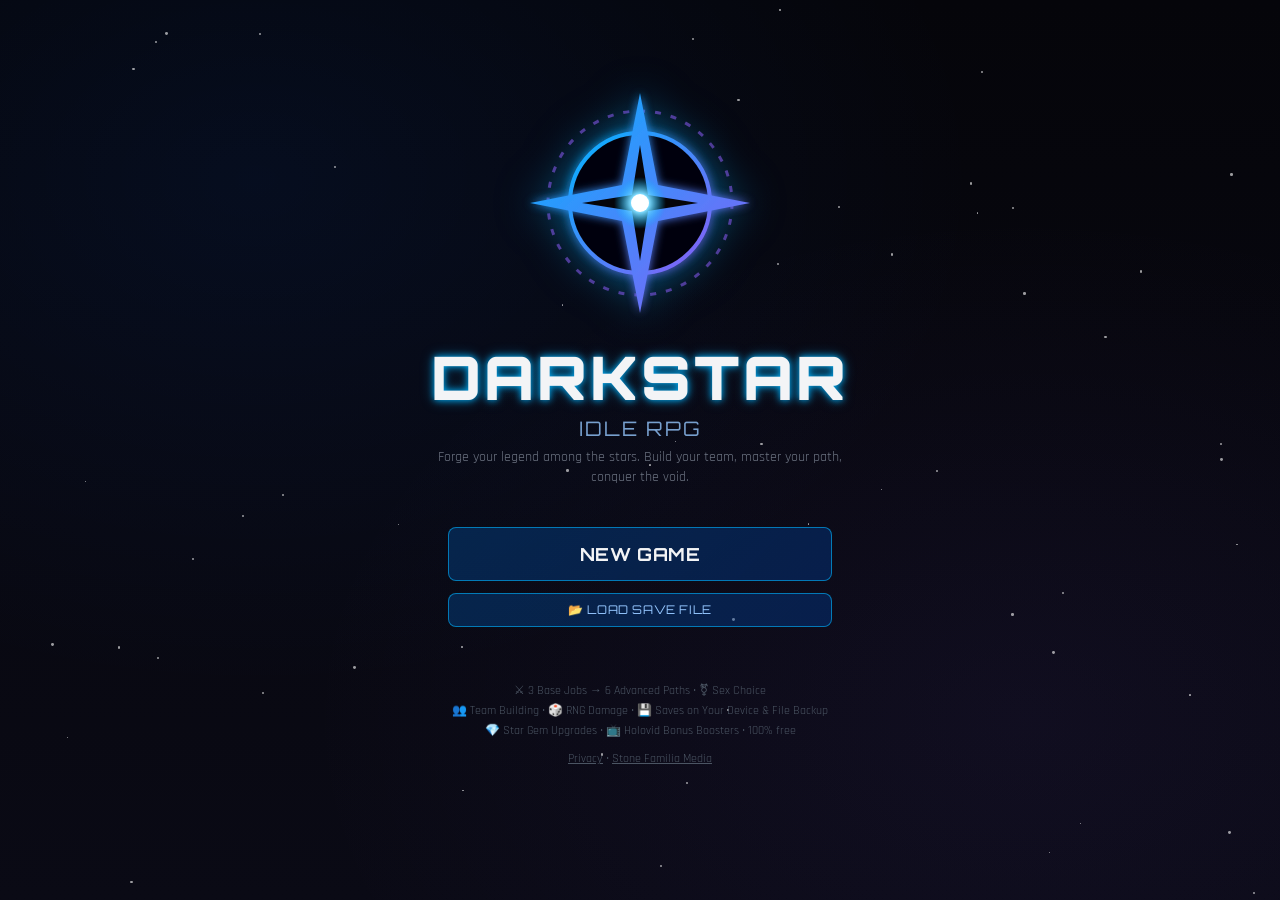
<file: index.html>
<!DOCTYPE html>
<html lang="en">
<head>
<meta charset="UTF-8">
<meta name="viewport" content="width=device-width, initial-scale=1.0, viewport-fit=cover">
<title>DARKSTAR Idle RPG: Free Sci-Fi Idle Game in Your Browser</title>
<meta name="description" content="DARKSTAR is a free sci-fi idle RPG you play in your browser. Build a squad, choose from 3 jobs and 6 advanced paths, beat bosses and Ascend. No download, no account, saves on your device.">
<meta name="keywords" content="idle RPG, free browser game, sci-fi RPG, idle game, incremental game, auto battler, play online, no download">
<meta name="author" content="Stone Familia Media">
<meta name="robots" content="index, follow, max-image-preview:large">
<link rel="canonical" href="https://jazstone69.github.io/darkstar/">
<meta name="theme-color" content="#05050a">
<meta name="apple-mobile-web-app-capable" content="yes">
<meta name="mobile-web-app-capable" content="yes">
<meta name="apple-mobile-web-app-status-bar-style" content="black-translucent">
<meta name="apple-mobile-web-app-title" content="DARKSTAR">
<!-- Share previews (Facebook, iMessage, Discord, LinkedIn, TikTok bio links) -->
<meta property="og:type" content="website">
<meta property="og:site_name" content="Stone Familia Media">
<meta property="og:url" content="https://jazstone69.github.io/darkstar/">
<meta property="og:title" content="DARKSTAR Idle RPG: free sci-fi idle game">
<meta property="og:description" content="Build your squad, master your path, conquer the void. Free to play in your browser, no download.">
<meta property="og:image" content="https://jazstone69.github.io/darkstar/og-image.png">
<meta property="og:image:width" content="1200">
<meta property="og:image:height" content="630">
<meta property="og:image:alt" content="DARKSTAR Idle RPG logo and title on a starry background">
<meta name="twitter:card" content="summary_large_image">
<meta name="twitter:title" content="DARKSTAR Idle RPG: free sci-fi idle game">
<meta name="twitter:description" content="Build your squad, master your path, conquer the void. Free to play in your browser.">
<meta name="twitter:image" content="https://jazstone69.github.io/darkstar/og-image.png">
<!-- Tells Google this page is a free browser game -->
<script type="application/ld+json">
{
  "@context": "https://schema.org",
  "@type": "VideoGame",
  "name": "DARKSTAR Idle RPG",
  "url": "https://jazstone69.github.io/darkstar/",
  "image": "https://jazstone69.github.io/darkstar/og-image.png",
  "description": "A free sci-fi idle RPG you play in your browser. Build a squad, choose from 3 jobs and 6 advanced paths, beat bosses and Ascend for permanent power.",
  "genre": ["Idle", "RPG", "Science fiction"],
  "gamePlatform": ["Web browser", "iPhone", "iPad", "Android", "PC", "Mac"],
  "applicationCategory": "Game",
  "operatingSystem": "Any",
  "playMode": "SinglePlayer",
  "inLanguage": "en",
  "isAccessibleForFree": true,
  "offers": { "@type": "Offer", "price": "0", "priceCurrency": "USD" },
  "author": { "@type": "Organization", "name": "Stone Familia Media", "url": "https://www.stonefamiliamedia.com/" },
  "publisher": { "@type": "Organization", "name": "Stone Familia Media", "url": "https://www.stonefamiliamedia.com/" }
}
</script>
<link rel="icon" href="logo.svg" type="image/svg+xml">
<link rel="apple-touch-icon" href="icon-180.png">
<link rel="manifest" href="manifest.webmanifest">
<link rel="stylesheet" href="tailwind.css">
<style>
  @import url('https://fonts.googleapis.com/css2?family=Orbitron:wght@400;700;900&family=Rajdhani:wght@400;600;700&display=swap');
  :root {
    --neon-blue: #00b4ff;
    --neon-purple: #8b5cf6;
    --dark-bg: #05050a;
  }
  * { box-sizing: border-box; }
  body {
    font-family: 'Rajdhani', sans-serif;
    background: var(--dark-bg);
    background-image: 
      radial-gradient(ellipse at 20% 20%, rgba(0,100,255,0.08) 0%, transparent 50%),
      radial-gradient(ellipse at 80% 80%, rgba(139,92,246,0.06) 0%, transparent 50%),
      linear-gradient(180deg, #05050a 0%, #0a0a15 100%);
    min-height: 100vh;
    overflow-x: hidden;
  }
  .font-orbitron { font-family: 'Orbitron', sans-serif; }
  .neon-text { text-shadow: 0 0 7px var(--neon-blue), 0 0 14px rgba(0,180,255,0.4); }
  .neon-text-gold { text-shadow: 0 0 7px #fbbf24, 0 0 14px rgba(251,191,36,0.4); }
  .neon-border {
    border: 1px solid rgba(0,180,255,0.4);
    box-shadow: 0 0 15px rgba(0,180,255,0.15), inset 0 0 15px rgba(0,180,255,0.05);
  }
  .neon-border-purple {
    border: 1px solid rgba(139,92,246,0.5);
    box-shadow: 0 0 15px rgba(139,92,246,0.2);
  }
  .neon-border-gold {
    border: 1px solid rgba(251,191,36,0.5);
    box-shadow: 0 0 15px rgba(251,191,36,0.18), inset 0 0 15px rgba(251,191,36,0.05);
  }
  .card {
    background: linear-gradient(145deg, rgba(15,15,30,0.95), rgba(10,10,25,0.98));
    border-radius: 12px;
  }
  .btn-neon {
    background: linear-gradient(135deg, rgba(0,100,200,0.3), rgba(0,60,150,0.4));
    border: 1px solid rgba(0,180,255,0.6);
    transition: all 0.25s ease;
    position: relative;
    overflow: hidden;
  }
  .btn-neon:hover {
    background: linear-gradient(135deg, rgba(0,140,255,0.5), rgba(0,100,220,0.6));
    box-shadow: 0 0 20px rgba(0,180,255,0.4);
    transform: translateY(-1px);
  }
  .btn-neon:active { transform: scale(0.97); }
  .btn-purple {
    background: linear-gradient(135deg, rgba(100,50,180,0.3), rgba(80,30,150,0.4));
    border: 1px solid rgba(139,92,246,0.6);
    transition: all 0.25s ease;
  }
  .btn-purple:hover {
    background: linear-gradient(135deg, rgba(139,92,246,0.5), rgba(100,50,200,0.6));
    box-shadow: 0 0 20px rgba(139,92,246,0.4);
    transform: translateY(-1px);
  }
  .btn-green {
    background: linear-gradient(135deg, rgba(0,150,80,0.3), rgba(0,100,60,0.4));
    border: 1px solid rgba(0,255,150,0.5);
    transition: all 0.25s ease;
  }
  .btn-green:hover {
    background: linear-gradient(135deg, rgba(0,200,100,0.5), rgba(0,150,80,0.6));
    box-shadow: 0 0 20px rgba(0,255,150,0.3);
    transform: translateY(-1px);
  }
  .btn-red {
    background: linear-gradient(135deg, rgba(180,30,50,0.3), rgba(120,20,40,0.4));
    border: 1px solid rgba(255,50,80,0.5);
    transition: all 0.25s ease;
  }
  .btn-red:hover {
    background: linear-gradient(135deg, rgba(220,40,70,0.5), rgba(180,30,50,0.6));
    box-shadow: 0 0 20px rgba(255,50,80,0.3);
  }
  .btn-gold {
    background: linear-gradient(135deg, rgba(200,140,0,0.35), rgba(150,90,0,0.45));
    border: 1px solid rgba(251,191,36,0.65);
    transition: all 0.25s ease;
  }
  .btn-gold:hover {
    background: linear-gradient(135deg, rgba(245,180,20,0.55), rgba(200,120,0,0.65));
    box-shadow: 0 0 20px rgba(251,191,36,0.4);
    transform: translateY(-1px);
  }
  .hp-bar {
    background: linear-gradient(90deg, #1a1a2e, #0f0f1a);
    border-radius: 4px;
    overflow: hidden;
    height: 8px;
  }
  .hp-fill {
    height: 100%;
    background: linear-gradient(90deg, #00ff88, #00cc66);
    transition: width 0.4s ease;
    border-radius: 4px;
  }
  .hp-fill.low { background: linear-gradient(90deg, #ff4444, #cc2222); }
  .hp-fill.mid { background: linear-gradient(90deg, #ffaa00, #ff8800); }
  .exp-fill {
    height: 100%;
    background: linear-gradient(90deg, #00b4ff, #0088cc);
    transition: width 0.5s ease;
    border-radius: 4px;
  }
  .log-entry {
    animation: fadeSlideIn 0.3s ease;
  }
  @keyframes fadeSlideIn {
    from { opacity: 0; transform: translateY(8px); }
    to { opacity: 1; transform: translateY(0); }
  }
  @keyframes pulse-glow {
    0%, 100% { box-shadow: 0 0 10px rgba(0,180,255,0.3); }
    50% { box-shadow: 0 0 25px rgba(0,180,255,0.6); }
  }
  .pulse-glow { animation: pulse-glow 2s infinite; }
  @keyframes float {
    0%, 100% { transform: translateY(0); }
    50% { transform: translateY(-6px); }
  }
  .float { animation: float 3s ease-in-out infinite; }
  @keyframes damage-flash {
    0% { background-color: rgba(255,50,50,0.3); }
    100% { background-color: transparent; }
  }
  .dmg-flash { animation: damage-flash 0.4s ease; }
  @keyframes levelup {
    0% { transform: scale(1); }
    50% { transform: scale(1.05); filter: brightness(1.5); }
    100% { transform: scale(1); }
  }
  .levelup-anim { animation: levelup 0.6s ease; }
  .star-bg {
    position: fixed;
    inset: 0;
    pointer-events: none;
    overflow: hidden;
    z-index: 0;
  }
  .star {
    position: absolute;
    width: 2px;
    height: 2px;
    background: white;
    border-radius: 50%;
    opacity: 0.6;
    animation: twinkle var(--dur) ease-in-out infinite;
  }
  @keyframes twinkle {
    0%, 100% { opacity: 0.2; }
    50% { opacity: 0.9; }
  }
  #battle-log {
    scrollbar-width: thin;
    scrollbar-color: rgba(0,180,255,0.3) transparent;
  }
  #battle-log::-webkit-scrollbar { width: 4px; }
  #battle-log::-webkit-scrollbar-thumb { background: rgba(0,180,255,0.4); border-radius: 2px; }
  .job-card.selected {
    border-color: #00b4ff !important;
    box-shadow: 0 0 20px rgba(0,180,255,0.4);
    background: rgba(0,80,160,0.2);
  }
  .gender-btn.selected {
    border-color: #00b4ff !important;
    background: rgba(0,100,200,0.4);
  }
  .char-card.active-party {
    border-color: #00ff88 !important;
    box-shadow: 0 0 12px rgba(0,255,136,0.3);
  }
  .screen { display: none; }
  .screen.active { display: block; }
  .modal-overlay {
    background: rgba(0,0,0,0.85);
    backdrop-filter: blur(6px);
  }
  input, select {
    background: rgba(10,10,30,0.8);
    border: 1px solid rgba(0,180,255,0.3);
    color: white;
    outline: none;
  }
  input:focus, select:focus {
    border-color: #00b4ff;
    box-shadow: 0 0 10px rgba(0,180,255,0.3);
  }
  .tab-btn.active {
    background: linear-gradient(135deg, rgba(0,140,255,0.4), rgba(0,90,200,0.5));
    border-color: #00b4ff;
    color: #fff;
  }
  @keyframes scanline {
    0% { transform: translateY(-100%); }
    100% { transform: translateY(400%); }
  }
  .ad-scanline {
    position: absolute;
    left: 0;
    right: 0;
    height: 30px;
    background: linear-gradient(180deg, transparent, rgba(0,180,255,0.18), transparent);
    animation: scanline 2.2s linear infinite;
    pointer-events: none;
  }
  @media (max-width: 768px) {
    .grid-stats { grid-template-columns: 1fr 1fr; }
  }
</style>
</head>
<body class="text-gray-100">
<div class="star-bg" id="stars"></div>

<div id="app" class="relative z-10 max-w-6xl mx-auto px-3 py-4 min-h-screen">

  <!-- START SCREEN -->
  <div id="start-screen" class="screen active">
    <div class="flex flex-col items-center justify-center min-h-[90vh] text-center">
      <img src="logo.svg" alt="DARKSTAR" class="w-48 md:w-64 h-auto float mb-4 drop-shadow-2xl" style="filter: drop-shadow(0 0 20px rgba(0,180,255,0.5));">
      <h1 class="font-orbitron text-4xl md:text-6xl font-black neon-text tracking-wider mb-2">DARKSTAR</h1>
      <p class="text-blue-300/80 text-lg md:text-xl tracking-widest mb-1 font-orbitron">IDLE RPG</p>
      <p class="text-gray-500 text-sm mb-10 max-w-md">Forge your legend among the stars. Build your team, master your path, conquer the void.</p>
      
      <div class="flex flex-col sm:flex-row gap-4 w-full max-w-sm">
        <button onclick="startNewGame()" class="btn-neon font-orbitron font-bold py-3 px-8 rounded-lg text-lg flex-1 tracking-wide">NEW GAME</button>
        <button id="continue-btn" onclick="loadGame()" class="btn-purple font-orbitron font-bold py-3 px-8 rounded-lg text-lg flex-1 tracking-wide hidden">CONTINUE</button>
      </div>
      <div class="mt-3 w-full max-w-sm">
        <button onclick="triggerFileImport()" class="btn-neon w-full py-2 px-4 rounded-lg text-xs font-orbitron tracking-wider text-blue-300">📂 LOAD SAVE FILE</button>
        <input type="file" id="save-file-input" accept=".json,.dstar" class="hidden" onchange="handleFileImport(event)">
      </div>
      <p id="save-info" class="text-gray-600 text-xs mt-4"></p>

      <div class="mt-10 text-gray-600 text-xs space-y-1">
        <p>⚔ 3 Base Jobs → 6 Advanced Paths • ⚧ Sex Choice</p>
        <p>👥 Team Building • 🎲 RNG Damage • 💾 Saves on Your Device & File Backup</p>
        <p>💎 Star Gem Upgrades • 📺 Holovid Bonus Boosters • 100% free</p>
        <p class="pt-2"><a href="privacy.html" class="underline hover:text-gray-400">Privacy</a> • <a href="https://www.stonefamiliamedia.com/" target="_blank" rel="noopener" class="underline hover:text-gray-400">Stone Familia Media</a></p>
      </div>
    </div>
  </div>

  <!-- CREATION SCREEN -->
  <div id="creation-screen" class="screen">
    <div class="max-w-2xl mx-auto py-6">
      <div class="text-center mb-8">
        <img src="logo.svg" alt="Logo" class="w-20 h-auto mx-auto mb-3 opacity-80">
        <h2 class="font-orbitron text-2xl neon-text tracking-wide">CREATE YOUR LEGEND</h2>
      </div>

      <!-- Name -->
      <div class="card neon-border p-5 mb-4">
        <label class="block text-blue-300 text-sm font-semibold mb-2 tracking-wide">CALLSIGN</label>
        <input type="text" id="char-name" maxlength="16" placeholder="Enter name..." class="w-full px-4 py-3 rounded-lg text-lg font-orbitron" value="Nova">
      </div>

      <!-- Sex / Identity -->
      <div class="card neon-border p-5 mb-4">
        <label class="block text-blue-300 text-sm font-semibold mb-3 tracking-wide">SEX / IDENTITY</label>
        <div class="grid grid-cols-3 gap-3">
          <button onclick="selectGender('Male')" class="gender-btn btn-neon py-3 rounded-lg font-semibold" data-g="Male">♂ Male</button>
          <button onclick="selectGender('Female')" class="gender-btn btn-neon py-3 rounded-lg font-semibold" data-g="Female">♀ Female</button>
          <button onclick="selectGender('Other')" class="gender-btn btn-neon py-3 rounded-lg font-semibold" data-g="Other">⬡ Non-Binary</button>
        </div>
      </div>

      <!-- Job -->
      <div class="card neon-border p-5 mb-6">
        <label class="block text-blue-300 text-sm font-semibold mb-3 tracking-wide">CHOOSE YOUR PATH (3 BASE JOBS → 2 SUB-JOBS EACH)</label>
        <div class="grid gap-3" id="job-select">
          <div onclick="selectJob('warrior')" class="job-card card neon-border p-4 cursor-pointer hover:bg-blue-900/20 transition" data-job="warrior">
            <div class="flex items-center gap-3">
              <span class="text-3xl">⚔️</span>
              <div>
                <div class="font-orbitron font-bold text-lg text-blue-200">WARRIOR</div>
                <div class="text-gray-400 text-sm">Frontline fighter. High HP & Defense. Sub-jobs: <span class="text-blue-300">🛡️ Knight</span> or <span class="text-red-300">🪓 Berserker</span>.</div>
                <div class="text-xs text-blue-400/70 mt-1">HP ★★★★ | ATK ★★★ | DEF ★★★★ | SPD ★★</div>
              </div>
            </div>
          </div>
          <div onclick="selectJob('mage')" class="job-card card neon-border p-4 cursor-pointer hover:bg-blue-900/20 transition" data-job="mage">
            <div class="flex items-center gap-3">
              <span class="text-3xl">🔮</span>
              <div>
                <div class="font-orbitron font-bold text-lg text-purple-200">MAGE</div>
                <div class="text-gray-400 text-sm">Arcane powerhouse. Devastating magic. Sub-jobs: <span class="text-orange-300">🔥 Elementalist</span> or <span class="text-purple-300">💀 Necromancer</span>.</div>
                <div class="text-xs text-purple-400/70 mt-1">HP ★★ | ATK ★★★★★ | DEF ★★ | SPD ★★★</div>
              </div>
            </div>
          </div>
          <div onclick="selectJob('rogue')" class="job-card card neon-border p-4 cursor-pointer hover:bg-blue-900/20 transition" data-job="rogue">
            <div class="flex items-center gap-3">
              <span class="text-3xl">🗡️</span>
              <div>
                <div class="font-orbitron font-bold text-lg text-cyan-200">ROGUE</div>
                <div class="text-gray-400 text-sm">Shadow operative. Speed & crits. Sub-jobs: <span class="text-cyan-300">🥷 Assassin</span> or <span class="text-green-300">🏹 Ranger</span>.</div>
                <div class="text-xs text-cyan-400/70 mt-1">HP ★★★ | ATK ★★★★ | DEF ★★ | SPD ★★★★★</div>
              </div>
            </div>
          </div>
        </div>
      </div>

      <button onclick="confirmCreation()" id="create-btn" class="btn-green w-full font-orbitron font-bold py-4 rounded-lg text-xl tracking-wider opacity-50 pointer-events-none">BEGIN JOURNEY</button>
      <button onclick="showScreen('start-screen')" class="w-full mt-3 text-gray-500 hover:text-gray-300 py-2 text-sm">← Back</button>
    </div>
  </div>

  <!-- MAIN GAME SCREEN -->
  <div id="game-screen" class="screen">
    <!-- Header -->
    <div class="flex items-center justify-between mb-3 flex-wrap gap-2">
      <div class="flex items-center gap-3">
        <img src="logo.svg" alt="Logo" class="w-12 h-auto">
        <div>
          <div class="flex items-center gap-2">
            <span class="font-orbitron font-bold text-lg neon-text tracking-wide">DARKSTAR</span>
            <span id="vip-badge" class="hidden text-[10px] font-orbitron font-bold px-2 py-0.5 rounded bg-yellow-500/20 border border-yellow-400 text-yellow-300">👑 COMMANDER</span>
          </div>
          <div class="text-xs text-gray-500">Stage <span id="hud-stage">1</span> • <span id="hud-time">00:00</span></div>
        </div>
      </div>
      <div class="flex items-center gap-2 text-sm flex-wrap">
        <div class="card neon-border px-3 py-1.5 flex items-center gap-1.5" title="Gold">
          <span class="text-yellow-400">◈</span>
          <span id="hud-gold" class="font-orbitron font-bold text-yellow-300">0</span>
        </div>
        <div onclick="openPremiumStore()" class="card neon-border px-3 py-1.5 flex items-center gap-1.5 cursor-pointer hover:bg-blue-900/20 transition" title="Star Gems (tap to open Upgrades)">
          <span class="text-blue-400">◆</span>
          <span id="hud-gems" class="font-orbitron font-bold text-blue-300">0</span>
          <span class="text-xs text-green-400 font-bold ml-1">+</span>
        </div>
        <button onclick="openAdCenter()" class="btn-purple px-3 py-1.5 rounded text-xs font-bold flex items-center gap-1" title="Holovid Bonuses">
          📺 <span class="hidden sm:inline">BONUS</span><span id="ad-boost-indicator" class="hidden text-yellow-300">⚡</span>
        </button>
        <button onclick="openPremiumStore()" class="btn-gold px-3 py-1.5 rounded text-xs font-bold flex items-center gap-1" title="Star Gem Upgrades">
          💎 <span class="hidden sm:inline">UPGRADE</span>
        </button>
        <button onclick="openSaveManager()" class="btn-neon px-3 py-1.5 rounded text-xs font-bold" title="Save Manager">💾</button>
        <button onclick="toggleMute()" id="mute-btn" class="btn-neon px-3 py-1.5 rounded text-xs" title="Mute">🔊</button>
      </div>
    </div>

    <!-- Active Boosts Bar -->
    <div id="active-boosts-bar" class="hidden mb-3 card neon-border-purple px-3 py-2 flex items-center justify-between flex-wrap gap-2 text-xs">
      <div class="flex items-center gap-2 flex-wrap" id="boost-tags"></div>
      <button onclick="openAdCenter()" class="text-purple-300 hover:text-white underline text-xs">Extend Boosts →</button>
    </div>

    <div class="grid grid-cols-1 lg:grid-cols-3 gap-4">
      
      <!-- LEFT: Party -->
      <div class="lg:col-span-1 space-y-3">
        <div class="card neon-border p-4">
          <div class="flex items-center justify-between mb-3">
            <h3 class="font-orbitron font-bold text-sm tracking-wide text-blue-300">⚔ PARTY (<span id="party-count">1/3</span>)</h3>
            <button onclick="openRecruitModal()" class="btn-green text-xs px-2 py-1 rounded font-bold">+ RECRUIT</button>
          </div>
          <div id="party-list" class="space-y-2"></div>
        </div>

        <!-- Player detailed stats -->
        <div class="card neon-border p-4" id="selected-char-panel">
          <h3 class="font-orbitron font-bold text-sm tracking-wide text-blue-300 mb-3">📊 OPERATIVE STATS</h3>
          <div id="char-detail"></div>
        </div>
      </div>

      <!-- CENTER: Battle -->
      <div class="lg:col-span-1 space-y-3">
        <div class="card neon-border p-4">
          <div class="flex items-center justify-between mb-3">
            <h3 class="font-orbitron font-bold text-sm tracking-wide text-red-300">☠ COMBAT ZONE</h3>
            <div class="flex gap-1.5">
              <button id="speed-toggle" onclick="cycleSpeed()" class="btn-neon text-xs px-2 py-1 rounded font-bold" title="Combat Speed">1x</button>
              <button id="battle-toggle" onclick="toggleBattle()" class="btn-green text-xs px-3 py-1 rounded font-bold">▶ AUTO</button>
            </div>
          </div>

          <!-- Enemy -->
          <div id="enemy-panel" class="card bg-red-950/30 border border-red-500/30 p-3 mb-3 rounded-lg">
            <div class="flex justify-between items-start mb-1">
              <div>
                <div id="enemy-name" class="font-orbitron font-bold text-red-300">Waiting...</div>
                <div id="enemy-level" class="text-xs text-gray-500">Lv.1</div>
              </div>
              <div id="enemy-emoji" class="text-3xl">👾</div>
            </div>
            <div class="hp-bar mt-2 mb-1"><div id="enemy-hp-bar" class="hp-fill" style="width:100%"></div></div>
            <div class="flex justify-between text-xs text-gray-400">
              <span id="enemy-hp-text">0/0</span>
              <span id="enemy-atk-text">ATK 0</span>
            </div>
          </div>

          <!-- Battle Log -->
          <div id="battle-log" class="h-48 overflow-y-auto text-xs space-y-1 bg-black/40 rounded p-2 font-mono"></div>

          <div class="mt-3 grid grid-cols-2 gap-2">
            <button onclick="manualAttack()" class="btn-neon py-2 rounded text-sm font-bold">⚔ STRIKE</button>
            <button onclick="useSkill()" class="btn-purple py-2 rounded text-sm font-bold">✨ SKILL</button>
          </div>
        </div>

        <!-- Stage progress -->
        <div class="card neon-border p-3">
          <div class="flex justify-between text-xs mb-1">
            <span class="text-gray-400">Stage Progress</span>
            <span id="stage-kills" class="text-blue-300">0/10</span>
          </div>
          <div class="hp-bar h-2"><div id="stage-bar" class="exp-fill" style="width:0%"></div></div>
        </div>

        <!-- Sponsored Ad Banner Quick Card -->
        <div class="card neon-border-purple p-3 flex items-center justify-between gap-2">
          <div class="flex items-center gap-2">
            <span class="text-2xl">📺</span>
            <div>
              <div class="font-orbitron font-bold text-xs text-purple-200">HOLOVID BONUSES</div>
              <div class="text-[11px] text-gray-400">Tune in to a 5s transmission for 2x Gold, 2x DMG or Gems!</div>
            </div>
          </div>
          <button onclick="openAdCenter()" class="btn-purple text-xs px-3 py-1.5 rounded font-bold whitespace-nowrap">TUNE IN</button>
        </div>
      </div>

      <!-- RIGHT: Actions & Info -->
      <div class="lg:col-span-1 space-y-3">
        <!-- Job Advancement -->
        <div class="card neon-border p-4" id="job-adv-panel">
          <h3 class="font-orbitron font-bold text-sm tracking-wide text-purple-300 mb-2">🌟 SUB-JOB ADVANCEMENT</h3>
          <div id="advancement-info" class="text-sm text-gray-400">Reach Level 10 to unlock subclass paths.</div>
          <div id="subjob-choices" class="hidden mt-3 space-y-2"></div>
        </div>

        <!-- Quick Actions -->
        <div class="card neon-border p-4">
          <h3 class="font-orbitron font-bold text-sm tracking-wide text-blue-300 mb-3">⚡ COMMAND DECK</h3>
          <div class="grid grid-cols-2 gap-2">
            <button onclick="healParty()" class="btn-green py-2 rounded text-xs font-bold">💚 HEAL (50◈)</button>
            <button onclick="openShop()" class="btn-neon py-2 rounded text-xs font-bold">🛒 GEAR SHOP</button>
            <button onclick="openPremiumStore()" class="btn-gold py-2 rounded text-xs font-bold">💎 UPGRADES</button>
            <button onclick="openAdCenter()" class="btn-purple py-2 rounded text-xs font-bold">📺 BONUSES</button>
            <button onclick="prestigeCheck()" class="btn-purple py-2 rounded text-xs font-bold">🌌 ASCEND</button>
            <button onclick="openSaveManager()" class="btn-neon py-2 rounded text-xs font-bold">💾 SAVE</button>
          </div>
        </div>

        <!-- Idle Stats -->
        <div class="card neon-border p-4">
          <h3 class="font-orbitron font-bold text-sm tracking-wide text-blue-300 mb-3">📈 TELEMETRY</h3>
          <div class="grid grid-cols-2 gap-2 text-sm">
            <div class="bg-black/30 rounded p-2 text-center">
              <div class="text-gray-500 text-xs">Kills</div>
              <div id="stat-kills" class="font-orbitron font-bold text-lg text-red-300">0</div>
            </div>
            <div class="bg-black/30 rounded p-2 text-center">
              <div class="text-gray-500 text-xs">Gold Earned</div>
              <div id="stat-gold" class="font-orbitron font-bold text-lg text-yellow-300">0</div>
            </div>
            <div class="bg-black/30 rounded p-2 text-center">
              <div class="text-gray-500 text-xs">DPS</div>
              <div id="stat-dps" class="font-orbitron font-bold text-lg text-blue-300">0</div>
            </div>
            <div class="bg-black/30 rounded p-2 text-center">
              <div class="text-gray-500 text-xs">Highest Stage</div>
              <div id="stat-stage" class="font-orbitron font-bold text-lg text-purple-300">1</div>
            </div>
          </div>
        </div>

        <!-- Roster (inactive members) -->
        <div class="card neon-border p-4">
          <h3 class="font-orbitron font-bold text-sm tracking-wide text-gray-400 mb-2">👥 RESERVE ROSTER</h3>
          <div id="roster-list" class="space-y-1 text-sm"></div>
          <p class="text-xs text-gray-600 mt-2">Click reserve operative to swap into active party</p>
        </div>
      </div>
    </div>
  </div>

  <!-- GAME OVER / ASCENSION SCREEN -->
  <div id="ascend-screen" class="screen">
    <div class="flex flex-col items-center justify-center min-h-[80vh] text-center max-w-lg mx-auto">
      <div class="text-6xl mb-4">🌌</div>
      <h2 class="font-orbitron text-3xl neon-text mb-2">ASCENSION</h2>
      <p class="text-gray-400 mb-6">You have transcended. Prestige to gain permanent power and restart the climb stronger. Your first Ascension also earns the 👑 Commander Pass.</p>
      <div class="card neon-border p-6 w-full mb-6 text-left space-y-2">
        <div class="flex justify-between"><span class="text-gray-400">Current Stage</span><span id="asc-stage" class="font-bold text-blue-300">0</span></div>
        <div class="flex justify-between"><span class="text-gray-400">Total Kills</span><span id="asc-kills" class="font-bold text-red-300">0</span></div>
        <div class="flex justify-between"><span class="text-gray-400">Prestige Level</span><span id="asc-prest" class="font-bold text-purple-300">0</span></div>
        <div class="flex justify-between"><span class="text-gray-400">Bonus ATK%</span><span id="asc-bonus" class="font-bold text-green-300">+0%</span></div>
      </div>
      <button onclick="doPrestige()" class="btn-purple font-orbitron font-bold py-3 px-10 rounded-lg text-lg mb-3">ASCEND NOW</button>
      <button onclick="showScreen('game-screen')" class="text-gray-500 hover:text-gray-300 text-sm">Continue Climbing ←</button>
    </div>
  </div>

</div>

<!-- MODALS -->
<div id="modal-overlay" class="fixed inset-0 z-50 modal-overlay hidden flex items-center justify-center p-4">
  <div id="modal-content" class="card neon-border p-6 max-w-lg w-full max-h-[90vh] overflow-y-auto relative">
    <button id="modal-close-btn" onclick="closeModal()" class="absolute top-3 right-3 text-gray-500 hover:text-white text-xl">×</button>
    <div id="modal-body"></div>
  </div>
</div>

<!-- Toast -->
<div id="toast" class="fixed bottom-6 left-1/2 -translate-x-1/2 z-50 hidden">
  <div class="card neon-border px-6 py-3 font-orbitron text-sm tracking-wide shadow-2xl" id="toast-msg"></div>
</div>

<script>
// ==================== REAL ADS (Google AdSense H5 Games Ads) ====================
// Paste your AdSense publisher ID here once Google approves you, e.g. 'ca-pub-1234567890123456'.
// While it is empty, the Holovid Bonus button plays the built-in fictional sponsor transmissions instead.
const ADSENSE_CLIENT = '';
// Keep this true while testing (Google shows test ads and nothing is paid). Set to false to go live.
const ADS_TEST_MODE = true;

const realAdsEnabled = /^ca-pub-\d+$/.test(ADSENSE_CLIENT);
window.adsbygoogle = window.adsbygoogle || [];
const adBreak = window.adConfig = function(o) { window.adsbygoogle.push(o); };
if (realAdsEnabled) {
  const tag = document.createElement('script');
  tag.async = true;
  tag.crossOrigin = 'anonymous';
  tag.src = 'https://pagead2.googlesyndication.com/pagead/js/adsbygoogle.js?client=' + ADSENSE_CLIENT;
  tag.setAttribute('data-ad-client', ADSENSE_CLIENT);
  if (ADS_TEST_MODE) tag.setAttribute('data-adbreak-test', 'on');
  document.head.appendChild(tag);
  window.adConfig({ preloadAdBreaks: 'on', sound: 'on' });
}

// ==================== AUDIO ====================
const AudioCtx = window.AudioContext || window.webkitAudioContext;
let audioCtx = null;
let muted = false;

function initAudio() {
  if (!audioCtx) audioCtx = new AudioCtx();
}

function playTone(freq, dur, type='square', vol=0.08) {
  if (muted || !audioCtx) return;
  try {
    const o = audioCtx.createOscillator();
    const g = audioCtx.createGain();
    o.type = type;
    o.frequency.value = freq;
    g.gain.setValueAtTime(vol, audioCtx.currentTime);
    g.gain.exponentialRampToValueAtTime(0.001, audioCtx.currentTime + dur);
    o.connect(g);
    g.connect(audioCtx.destination);
    o.start();
    o.stop(audioCtx.currentTime + dur);
  } catch(e) {}
}

function sfx(name) {
  initAudio();
  const sounds = {
    hit: () => { playTone(150, 0.08, 'square', 0.06); playTone(80, 0.12, 'sawtooth', 0.04); },
    crit: () => { playTone(400, 0.1); playTone(600, 0.15, 'square', 0.07); },
    hurt: () => playTone(100, 0.15, 'sawtooth', 0.07),
    level: () => { playTone(300,0.1); setTimeout(()=>playTone(450,0.1),80); setTimeout(()=>playTone(600,0.2),160); },
    gold: () => playTone(800, 0.08, 'sine', 0.05),
    skill: () => { playTone(200,0.1,'sine'); playTone(400,0.2,'triangle',0.06); },
    click: () => playTone(600, 0.04, 'sine', 0.04),
    win: () => { playTone(400,0.1); playTone(500,0.1); playTone(700,0.25); },
    recruit: () => { playTone(350,0.1); playTone(500,0.15); },
    advance: () => { [300,400,500,700,900].forEach((f,i)=>setTimeout(()=>playTone(f,0.12,'sine',0.06),i*70)); },
    cash: () => { [500,650,850,1100].forEach((f,i)=>setTimeout(()=>playTone(f,0.1,'triangle',0.07),i*60)); }
  };
  if (sounds[name]) sounds[name]();
}

function toggleMute() {
  muted = !muted;
  document.getElementById('mute-btn').textContent = muted ? '🔇' : '🔊';
  if (realAdsEnabled) window.adConfig({ sound: muted ? 'off' : 'on' });
}

// ==================== DATA ====================
const JOBS = {
  warrior: {
    name: 'Warrior', emoji: '⚔️', color: 'blue',
    base: { hp: 120, atk: 14, def: 12, spd: 8, crit: 5 },
    growth: { hp: 18, atk: 3, def: 2.5, spd: 0.8 },
    skill: { name: 'Shield Bash', mult: 1.8, desc: 'Heavy blow + high impact' },
    subs: {
      knight: {
        name: 'Knight', emoji: '🛡️',
        bonus: { hp: 40, atk: 5, def: 15, spd: 0, crit: 0 },
        skill: { name: 'Holy Strike', mult: 2.2, desc: 'Radiant fortress strike' },
        desc: 'Unyielding guardian. Massive defense & fortification.'
      },
      berserker: {
        name: 'Berserker', emoji: '🪓',
        bonus: { hp: 20, atk: 20, def: 0, spd: 3, crit: 10 },
        skill: { name: 'Blood Rage', mult: 2.8, desc: 'Reckless devastating cleave' },
        desc: 'Frenzied destroyer. Pure relentless offense.'
      }
    }
  },
  mage: {
    name: 'Mage', emoji: '🔮', color: 'purple',
    base: { hp: 70, atk: 22, def: 5, spd: 10, crit: 8 },
    growth: { hp: 10, atk: 5, def: 1, spd: 1.2 },
    skill: { name: 'Arcane Bolt', mult: 2.0, desc: 'Piercing magical projectile' },
    subs: {
      elementalist: {
        name: 'Elementalist', emoji: '🔥',
        bonus: { hp: 10, atk: 25, def: 2, spd: 2, crit: 5 },
        skill: { name: 'Meteor', mult: 3.0, desc: 'Calls down cosmic fire' },
        desc: 'Master of the elements. Extreme burst damage.'
      },
      necromancer: {
        name: 'Necromancer', emoji: '💀',
        bonus: { hp: 25, atk: 15, def: 5, spd: 1, crit: 8 },
        skill: { name: 'Soul Drain', mult: 2.4, desc: 'Drains enemy life force (30% heal)' },
        desc: 'Commands death. Lifesteal on skill.'
      }
    }
  },
  rogue: {
    name: 'Rogue', emoji: '🗡️', color: 'cyan',
    base: { hp: 90, atk: 16, def: 7, spd: 16, crit: 18 },
    growth: { hp: 12, atk: 3.5, def: 1.5, spd: 2 },
    skill: { name: 'Backstab', mult: 2.3, desc: 'High crit ambush attack' },
    subs: {
      assassin: {
        name: 'Assassin', emoji: '🥷',
        bonus: { hp: 10, atk: 12, def: 2, spd: 8, crit: 20 },
        skill: { name: 'Death Mark', mult: 3.2, desc: 'Lethal vital-point execution' },
        desc: 'Silent killer. Critical mastery.'
      },
      ranger: {
        name: 'Ranger', emoji: '🏹',
        bonus: { hp: 20, atk: 15, def: 5, spd: 5, crit: 10 },
        skill: { name: 'Arrow Storm', mult: 2.5, desc: 'Volley of plasma arrows' },
        desc: 'Precision marksman. Balanced & deadly.'
      }
    }
  }
};

const ENEMIES = [
  { name: 'Voidling', emoji: '👾', hpM: 1.0, atkM: 0.8 },
  { name: 'Shadow Wisp', emoji: '👻', hpM: 0.7, atkM: 1.1 },
  { name: 'Crystal Golem', emoji: '🪨', hpM: 1.5, atkM: 0.7 },
  { name: 'Darkstar Drake', emoji: '🐉', hpM: 1.3, atkM: 1.2 },
  { name: 'Neon Stalker', emoji: '🐺', hpM: 1.0, atkM: 1.3 },
  { name: 'Plasma Horror', emoji: '🦑', hpM: 1.4, atkM: 1.0 },
  { name: 'Cyber Phantom', emoji: '💀', hpM: 0.9, atkM: 1.4 },
  { name: 'Abyss Titan', emoji: '👹', hpM: 2.0, atkM: 1.1 },
  { name: 'Star Devourer', emoji: '🌌', hpM: 1.8, atkM: 1.5 },
  { name: 'Omega Wraith', emoji: '👁️', hpM: 1.6, atkM: 1.6 }
];

const SHOP_ITEMS = [
  { id: 'atk_boost', name: 'Plasma Edge', desc: '+5 ATK permanently to selected', cost: 200, type: 'stat', stat: 'atk', val: 5 },
  { id: 'hp_boost', name: 'Nano Armor', desc: '+30 Max HP permanently', cost: 180, type: 'stat', stat: 'maxHp', val: 30 },
  { id: 'def_boost', name: 'Shield Matrix', desc: '+4 DEF permanently', cost: 160, type: 'stat', stat: 'def', val: 4 },
  { id: 'crit_boost', name: 'Targeting Chip', desc: '+5% Crit permanently', cost: 250, type: 'stat', stat: 'crit', val: 5 },
  { id: 'spd_boost', name: 'Swift Boots', desc: '+3 SPD permanently', cost: 150, type: 'stat', stat: 'spd', val: 3 },
  { id: 'heal_kit', name: 'Med-Pack x5', desc: 'Full heal entire party', cost: 80, type: 'heal' },
  { id: 'exp_boost', name: 'Data Core', desc: '+500 EXP to selected', cost: 300, type: 'exp', val: 500 },
  { id: 'gem_pouch', name: 'Star Fragment', desc: '+3 Gems', cost: 500, type: 'gems', val: 3 }
];

// Star Gem Upgrades
const GEM_UPGRADES = [
  { id: 'perm_gold', name: 'Quantum Greed Core', desc: '+25% Permanent Gold Gain per level', baseCost: 5, costMult: 1.6, maxLvl: 10 },
  { id: 'perm_atk', name: 'Darkstar Overclock', desc: '+20% Permanent Party ATK per level', baseCost: 6, costMult: 1.6, maxLvl: 10 },
  { id: 'perm_exp', name: 'Neural Synapse Link', desc: '+25% Permanent EXP Gain per level', baseCost: 5, costMult: 1.6, maxLvl: 10 },
  { id: 'auto_skill', name: 'Tactical AI Module', desc: 'Automatically casts Skills in Auto-Battle', baseCost: 12, costMult: 1, maxLvl: 1 },
  { id: 'party_slot', name: 'Command Squad Expansion', desc: 'Expand Active Party limit from 3 to 4 Operatives', baseCost: 25, costMult: 1, maxLvl: 1 }
];


// Holovid Bonus Options (in-game parody sponsors, no real ads)
const AD_OPTIONS = [
  { id: 'ad_gold_boost', name: '2x Gold Rush (3 Min)', desc: 'Doubles all Gold dropped by enemies for 3 minutes (stackable).', icon: '🪙', rewardText: '+180s 2x Gold' },
  { id: 'ad_dmg_boost', name: '2x Overdrive Damage (3 Min)', desc: 'Doubles all Party Attack & Skill damage for 3 minutes.', icon: '⚡', rewardText: '+180s 2x DMG' },
  { id: 'ad_supply', name: 'Emergency Supply Drop', desc: 'Instant Gold cache (scales with Stage) + Full Party Heal.', icon: '📦', rewardText: 'Gold + Full Heal' },
  { id: 'ad_gems', name: 'Sponsor Gem Transmission', desc: 'Receive 5 Free Star Gems for the Upgrade Store.', icon: '💎', rewardText: '+5 Star Gems' }
];

const FAKE_ADS = [
  { brand: 'CYBERCOLA ZERO-G', slogan: 'Quench Your Thirst in the Vacuum of Space!', emoji: '🥤', sub: 'Now with 40% more neon electrolytes.' },
  { brand: 'HYPERDRIVE MOTORS', slogan: 'Why Walk When You Can Warp?', emoji: '🚀', sub: '0% APR for the first 12 lightyears.' },
  { brand: 'NEURO-NOODLES', slogan: 'Download Flavor Directly to Your Cortex!', emoji: '🍜', sub: 'Side effects may include speaking binary.' },
  { brand: 'AEGIS MECH INSURANCE', slogan: 'Did a Void Titan Step on Your Cruiser?', emoji: '🛡️', sub: 'We cover 99% of interdimensional kaiju incidents.' }
];

// Escape player-typed text (names) before putting it into HTML
function esc(str) {
  return String(str ?? '').replace(/[&<>"']/g, ch => ({ '&': '&amp;', '<': '&lt;', '>': '&gt;', '"': '&quot;', "'": '&#39;' }[ch]));
}

// ==================== STATE ====================
let G = null; // game state
let selectedCharId = null;
let battleRunning = false;
let battleInterval = null;
let gameTimer = null;
let adTimerInterval = null;
let creation = { gender: null, job: null };
let dmgWindow = [];
let battleSpeed = 1; // 1x, 2x, 3x

function defaultState() {
  return {
    gold: 50,
    gems: 5,
    stage: 1,
    stageKills: 0,
    prestige: 0,
    playTime: 0,
    totalKills: 0,
    totalGold: 0,
    highestStage: 1,
    party: [],
    roster: [],
    enemy: null,
    nextCharId: 1,
    skillCooldowns: {},
    upgrades: {
      perm_gold: 0,
      perm_atk: 0,
      perm_exp: 0,
      auto_skill: 0,
      party_slot: 0
    },
    vip: false,
    starterBought: false,
    adBoosts: {
      gold2x: 0,
      dmg2x: 0
    },
    adsWatched: 0,
    version: 2
  };
}

function sanitizeState() {
  if (!G) return;
  if (!G.upgrades) G.upgrades = { perm_gold: 0, perm_atk: 0, perm_exp: 0, auto_skill: 0, party_slot: 0 };
  if (!G.adBoosts) G.adBoosts = { gold2x: 0, dmg2x: 0 };
  if (typeof G.vip === 'undefined') G.vip = false;
  if (typeof G.starterBought === 'undefined') G.starterBought = false;
  if (typeof G.adsWatched === 'undefined') G.adsWatched = 0;
}

function getMaxPartySize() {
  return 3 + (G?.upgrades?.party_slot || 0);
}

// ==================== CHARACTER ====================
function createCharacter(name, gender, jobKey, isLeader = false) {
  const job = JOBS[jobKey];
  const c = {
    id: G.nextCharId++,
    name: name || 'Operative',
    gender,
    job: jobKey,
    subjob: null,
    level: 1,
    exp: 0,
    expToLevel: 50,
    maxHp: job.base.hp,
    hp: job.base.hp,
    atk: job.base.atk,
    def: job.base.def,
    spd: job.base.spd,
    crit: job.base.crit,
    isLeader,
    skillCd: 0
  };
  // Prestige bonus
  if (G.prestige > 0) {
    const bonus = 1 + G.prestige * 0.08;
    c.maxHp = Math.floor(c.maxHp * bonus);
    c.hp = c.maxHp;
    c.atk = Math.floor(c.atk * bonus);
    c.def = Math.floor(c.def * bonus);
  }
  return c;
}

function getJobDisplay(c) {
  if (c.subjob) {
    const sub = JOBS[c.job].subs[c.subjob];
    return sub.emoji + ' ' + sub.name;
  }
  return JOBS[c.job].emoji + ' ' + JOBS[c.job].name;
}

function getSkill(c) {
  if (c.subjob) return JOBS[c.job].subs[c.subjob].skill;
  return JOBS[c.job].skill;
}

function calcExpNeeded(level) {
  return Math.floor(50 * Math.pow(1.35, level - 1));
}

function gainExp(c, amount) {
  const expMult = 1 + (G.upgrades?.perm_exp || 0) * 0.25;
  c.exp += Math.floor(amount * expMult);
  let leveled = false;
  while (c.exp >= c.expToLevel) {
    c.exp -= c.expToLevel;
    c.level++;
    c.expToLevel = calcExpNeeded(c.level);
    const g = JOBS[c.job].growth;
    c.maxHp += Math.floor(g.hp + Math.random() * 4);
    c.atk += Math.floor(g.atk + Math.random() * 1.5);
    c.def += Math.floor(g.def + Math.random() * 1);
    c.spd += Math.floor(g.spd + Math.random() * 0.5);
    c.hp = c.maxHp;
    leveled = true;
    sfx('level');
    addLog(`⭐ ${c.name} reached Level ${c.level}!`, 'text-yellow-300');
  }
  if (leveled) {
    checkAdvancement(c);
    const el = document.querySelector(`[data-cid="${c.id}"]`);
    if (el) { el.classList.add('levelup-anim'); setTimeout(() => el.classList.remove('levelup-anim'), 600); }
  }
  return leveled;
}

function checkAdvancement(c) {
  if (!c.subjob && c.level >= 10) {
    addLog(`🌟 ${c.name} can advance their job path!`, 'text-purple-300');
    updateAdvancementPanel();
  }
}

function advanceJob(cId, subKey) {
  const c = findChar(cId);
  if (!c || c.subjob || c.level < 10) return;
  const sub = JOBS[c.job].subs[subKey];
  c.subjob = subKey;
  c.maxHp += sub.bonus.hp;
  c.hp = c.maxHp;
  c.atk += sub.bonus.atk;
  c.def += sub.bonus.def;
  c.spd += sub.bonus.spd;
  c.crit += sub.bonus.crit;
  sfx('advance');
  addLog(`✨ ${c.name} advanced to ${sub.emoji} ${sub.name}!`, 'text-purple-200');
  toast(`${c.name} is now a ${sub.name}!`);
  updateAdvancementPanel();
  renderParty();
  renderCharDetail();
  saveGame();
}

// ==================== COMBAT ====================
function getPartyAtkMultiplier() {
  let mult = 1 + (G.upgrades?.perm_atk || 0) * 0.2;
  if (G.vip) mult *= 1.5;
  if (G.adBoosts?.dmg2x > 0) mult *= 2;
  return mult;
}

function getGoldMultiplier() {
  let mult = 1 + (G.upgrades?.perm_gold || 0) * 0.25;
  if (G.vip) mult *= 1.5;
  if (G.adBoosts?.gold2x > 0) mult *= 2;
  return mult;
}

function spawnEnemy() {
  const tier = Math.min(Math.floor((G.stage - 1) / 3), ENEMIES.length - 1);
  const pool = ENEMIES.slice(0, Math.min(tier + 3, ENEMIES.length));
  const tmpl = pool[Math.floor(Math.random() * pool.length)];
  const scale = 1 + (G.stage - 1) * 0.35 + G.prestige * 0.1;
  const isBoss = G.stageKills >= 9;
  const bossMult = isBoss ? 2.2 : 1;
  const hp = Math.floor(40 * tmpl.hpM * scale * bossMult * (0.9 + Math.random() * 0.2));
  const atk = Math.floor(8 * tmpl.atkM * scale * (isBoss ? 1.5 : 1) * (0.9 + Math.random() * 0.2));
  G.enemy = {
    name: (isBoss ? 'BOSS ' : '') + tmpl.name,
    emoji: isBoss ? '☠️' : tmpl.emoji,
    maxHp: hp,
    hp: hp,
    atk: atk,
    def: Math.floor(3 * scale * (isBoss ? 1.5 : 1)),
    level: G.stage + (isBoss ? 2 : 0),
    isBoss
  };
  renderEnemy();
  if (isBoss) addLog(`⚠️ BOSS APPEARED: ${G.enemy.name}!`, 'text-red-400 font-bold');
  else addLog(`A wild ${G.enemy.name} appears!`, 'text-gray-400');
}

function randomDmg(baseAtk, def, critChance) {
  // Random generated damage variance (75% to 125% + dice roll)
  const variance = 0.75 + Math.random() * 0.5;
  const flatRng = Math.floor(Math.random() * 4);
  let dmg = Math.max(1, Math.floor(baseAtk * variance + flatRng - def * 0.4));
  const isCrit = Math.random() * 100 < critChance;
  if (isCrit) dmg = Math.floor(dmg * (1.6 + Math.random() * 0.5));
  return { dmg, isCrit };
}

function getAliveParty() {
  return G.party.filter(c => c.hp > 0);
}

function partyAttack() {
  if (!G.enemy || G.enemy.hp <= 0) return;
  const alive = getAliveParty();
  if (alive.length === 0) {
    onPartyWipe();
    return;
  }

  // If Tactical AI Module unlocked, auto-fire ready skills
  if (G.upgrades?.auto_skill > 0) {
    const skillReady = alive.find(c => c.skillCd <= 0);
    if (skillReady && Math.random() < 0.45) {
      useSkill(true);
      return;
    }
  }

  const atkMult = getPartyAtkMultiplier();
  // Sort by speed for attack order
  const attackers = [...alive].sort((a, b) => b.spd - a.spd);
  attackers.forEach(c => {
    if (!G.enemy || G.enemy.hp <= 0) return;
    if (c.skillCd > 0) c.skillCd--;
    const { dmg, isCrit } = randomDmg(c.atk * atkMult, G.enemy.def, c.crit);
    G.enemy.hp = Math.max(0, G.enemy.hp - dmg);
    trackDps(dmg);
    const critTag = isCrit ? ' 💥CRIT!' : '';
    addLog(`${JOBS[c.job].emoji} ${c.name} hits for ${dmg}${critTag}`, isCrit ? 'text-yellow-300' : 'text-blue-200');
    sfx(isCrit ? 'crit' : 'hit');
    flashEnemy();
  });

  renderEnemy();

  if (G.enemy.hp <= 0) {
    onEnemyDefeated();
  } else {
    setTimeout(enemyAttack, Math.floor(300 / battleSpeed));
  }
}

function enemyAttack() {
  if (!G.enemy || G.enemy.hp <= 0) return;
  const alive = getAliveParty();
  if (alive.length === 0) return;

  const target = alive.reduce((a, b) => a.hp < b.hp ? a : b);
  const { dmg, isCrit } = randomDmg(G.enemy.atk, target.def, 5);
  target.hp = Math.max(0, target.hp - dmg);
  addLog(`${G.enemy.emoji} ${G.enemy.name} strikes ${target.name} for ${dmg}${isCrit?' 💥':''}`, 'text-red-300');
  sfx('hurt');
  flashChar(target.id);
  renderParty();
  renderCharDetail();

  if (target.hp <= 0) {
    addLog(`💀 ${target.name} is down!`, 'text-red-500');
    if (getAliveParty().length === 0) onPartyWipe();
  }
}

function manualAttack() {
  initAudio();
  if (!G.enemy || G.enemy.hp <= 0) {
    spawnEnemy();
    return;
  }
  partyAttack();
  renderAll();
}

function useSkill(fromAuto = false) {
  initAudio();
  const alive = getAliveParty();
  if (alive.length === 0 || !G.enemy || G.enemy.hp <= 0) return;

  const ready = alive.find(c => c.skillCd <= 0);
  if (!ready) {
    if (!fromAuto) toast('Skills recharging…');
    return;
  }
  const skill = getSkill(ready);
  const atkMult = getPartyAtkMultiplier();
  const { dmg, isCrit } = randomDmg(ready.atk * atkMult * skill.mult, G.enemy.def, ready.crit + 10);
  G.enemy.hp = Math.max(0, G.enemy.hp - dmg);
  trackDps(dmg);
  ready.skillCd = 3;

  // Necromancer lifesteal
  if (ready.subjob === 'necromancer') {
    const heal = Math.floor(dmg * 0.3);
    ready.hp = Math.min(ready.maxHp, ready.hp + heal);
    addLog(`💚 Soul Drain heals ${ready.name} for ${heal}`, 'text-green-300');
  }

  addLog(`✨ ${ready.name} uses ${skill.name} for ${dmg}!${isCrit?' 💥':''}`, 'text-purple-300');
  sfx('skill');
  flashEnemy();
  renderEnemy();
  renderParty();

  if (G.enemy.hp <= 0) onEnemyDefeated();
  else if (!fromAuto) setTimeout(enemyAttack, 350);
}

function onEnemyDefeated() {
  const e = G.enemy;
  const goldMult = getGoldMultiplier();
  const baseGold = Math.floor((8 + G.stage * 3) * (e.isBoss ? 4 : 1) * (0.8 + Math.random() * 0.4) * goldMult);
  const baseExp = Math.floor((12 + G.stage * 5) * (e.isBoss ? 3 : 1) * (0.8 + Math.random() * 0.4));
  G.gold += baseGold;
  G.totalGold += baseGold;
  G.totalKills++;
  G.stageKills++;

  sfx('win');
  addLog(`☠️ ${e.name} defeated! +${baseGold}◈ +${baseExp} EXP`, 'text-green-300');
  sfx('gold');

  // Distribute exp
  const alive = getAliveParty();
  const expEach = Math.floor(baseExp / Math.max(1, alive.length));
  alive.forEach(c => gainExp(c, expEach + Math.floor(Math.random() * 5)));

  // Rare gem drop
  if (Math.random() < 0.08 + (e.isBoss ? 0.3 : 0)) {
    G.gems++;
    addLog(`💎 Found a Star Gem!`, 'text-blue-300');
  }

  if (G.stageKills >= 10) {
    G.stage++;
    G.stageKills = 0;
    if (G.stage > G.highestStage) G.highestStage = G.stage;
    addLog(`🚀 Advanced to Stage ${G.stage}!`, 'text-yellow-200 font-bold');
    toast(`Stage ${G.stage} Unlocked!`);
    G.party.forEach(c => { c.hp = Math.min(c.maxHp, c.hp + Math.floor(c.maxHp * 0.3)); });
  }

  updateHUD();
  renderParty();

  G.enemy = null;
  renderEnemy();
  setTimeout(() => {
    if (battleRunning) spawnEnemy();
  }, Math.floor(600 / battleSpeed));

  saveGame();
}

let recovering = false;
function onPartyWipe() {
  if (recovering) return;
  recovering = true;
  addLog(`💀 PARTY WIPED! Recovering...`, 'text-red-500 font-bold');
  battleRunning = false;
  clearInterval(battleInterval);
  battleInterval = null;
  document.getElementById('battle-toggle').textContent = '▶ AUTO';
  document.getElementById('battle-toggle').className = 'btn-green text-xs px-3 py-1 rounded font-bold';

  const loss = Math.floor(G.gold * 0.1);
  G.gold = Math.max(0, G.gold - loss);
  setTimeout(() => {
    recovering = false;
    G.party.forEach(c => { c.hp = Math.floor(c.maxHp * 0.5); });
    addLog(`💚 Party revived (lost ${loss}◈). Ready to fight!`, 'text-green-400');
    renderParty();
    updateHUD();
    spawnEnemy();
  }, 2000);
}

function restartBattleInterval() {
  if (!battleRunning) return;
  clearInterval(battleInterval);
  battleInterval = setInterval(() => {
    if (G.enemy && G.enemy.hp > 0) partyAttack();
    else if (!G.enemy) spawnEnemy();
    renderParty();
    updateHUD();
  }, Math.floor(1600 / battleSpeed));
}

function toggleBattle() {
  initAudio();
  sfx('click');
  battleRunning = !battleRunning;
  const btn = document.getElementById('battle-toggle');
  if (battleRunning) {
    btn.textContent = '⏸ PAUSE';
    btn.className = 'btn-red text-xs px-3 py-1 rounded font-bold';
    if (!G.enemy || G.enemy.hp <= 0) spawnEnemy();
    restartBattleInterval();
  } else {
    btn.textContent = '▶ AUTO';
    btn.className = 'btn-green text-xs px-3 py-1 rounded font-bold';
    clearInterval(battleInterval);
    battleInterval = null;
  }
}

function cycleSpeed() {
  sfx('click');
  battleSpeed = battleSpeed === 1 ? 2 : battleSpeed === 2 ? 3 : 1;
  document.getElementById('speed-toggle').textContent = battleSpeed + 'x';
  if (battleRunning) restartBattleInterval();
}

function trackDps(dmg) {
  const now = Date.now();
  dmgWindow.push({ dmg, t: now });
  dmgWindow = dmgWindow.filter(d => now - d.t < 5000);
  const total = dmgWindow.reduce((s, d) => s + d.dmg, 0);
  const dps = Math.floor(total / 5);
  document.getElementById('stat-dps').textContent = dps;
}

// ==================== TEAM / RECRUIT ====================
function findChar(id) {
  return G.party.find(c => c.id === id) || G.roster.find(c => c.id === id);
}

function openRecruitModal() {
  sfx('click');
  if (G.party.length + G.roster.length >= 8) {
    toast('Roster full (max 8 operatives)!');
    return;
  }
  const cost = 100 + (G.party.length + G.roster.length) * 75;
  let html = `<h3 class="font-orbitron font-bold text-xl neon-text mb-4">RECRUIT OPERATIVE</h3>
    <p class="text-sm text-gray-400 mb-4">Cost: <span class="text-yellow-300 font-bold">${cost}◈</span></p>
    <div class="mb-3">
      <label class="text-xs text-blue-300">NAME</label>
      <input id="r-name" class="w-full px-3 py-2 rounded mt-1" maxlength="14" placeholder="Name..." value="Agent${G.nextCharId}">
    </div>
    <div class="mb-3">
      <label class="text-xs text-blue-300">SEX / IDENTITY</label>
      <div class="grid grid-cols-3 gap-2 mt-1">
        <button onclick="document.querySelectorAll('.rg').forEach(b=>b.classList.remove('selected'));this.classList.add('selected')" class="rg gender-btn btn-neon py-2 rounded text-sm selected" data-g="Male">♂ Male</button>
        <button onclick="document.querySelectorAll('.rg').forEach(b=>b.classList.remove('selected'));this.classList.add('selected')" class="rg gender-btn btn-neon py-2 rounded text-sm" data-g="Female">♀ Female</button>
        <button onclick="document.querySelectorAll('.rg').forEach(b=>b.classList.remove('selected'));this.classList.add('selected')" class="rg gender-btn btn-neon py-2 rounded text-sm" data-g="Other">⬡ Non-Binary</button>
      </div>
    </div>
    <div class="mb-4">
      <label class="text-xs text-blue-300">JOB</label>
      <div class="grid gap-2 mt-1">
        ${Object.entries(JOBS).map(([k,j]) => `
          <button onclick="document.querySelectorAll('.rj').forEach(b=>b.classList.remove('selected'));this.classList.add('selected')" class="rj job-card card neon-border p-2 text-left text-sm ${k==='warrior'?'selected':''}" data-job="${k}">
            ${j.emoji} <strong>${j.name}</strong> <span class="text-xs text-gray-400">(${Object.values(j.subs).map(s=>s.name).join(' / ')})</span>
          </button>
        `).join('')}
      </div>
    </div>
    <button onclick="doRecruit(${cost})" class="btn-green w-full py-3 rounded-lg font-orbitron font-bold">RECRUIT — ${cost}◈</button>`;
  showModal(html);
}

function doRecruit(cost) {
  if (G.gold < cost) {
    toast('Not enough gold!');
    return;
  }
  const name = document.getElementById('r-name').value.trim() || 'Agent';
  const genderEl = document.querySelector('.rg.selected');
  const jobEl = document.querySelector('.rj.selected');
  const gender = genderEl ? genderEl.dataset.g : 'Other';
  const job = jobEl ? jobEl.dataset.job : 'warrior';

  G.gold -= cost;
  const c = createCharacter(name, gender, job, false);
  if (G.party.length < getMaxPartySize()) {
    G.party.push(c);
  } else {
    G.roster.push(c);
  }
  sfx('recruit');
  toast(`${c.name} joined the ranks!`);
  closeModal();
  renderAll();
  saveGame();
}

function swapToParty(id) {
  const maxParty = getMaxPartySize();
  if (G.party.length >= maxParty) {
    toast(`Party full (max ${maxParty})! Move someone to reserve or get Squad Expansion.`);
    return;
  }
  const idx = G.roster.findIndex(c => c.id === id);
  if (idx < 0) return;
  const c = G.roster.splice(idx, 1)[0];
  G.party.push(c);
  sfx('click');
  renderAll();
  saveGame();
}

function moveToRoster(id) {
  if (G.party.length <= 1) {
    toast('Need at least 1 in party!');
    return;
  }
  const idx = G.party.findIndex(c => c.id === id);
  if (idx < 0) return;
  const c = G.party.splice(idx, 1)[0];
  G.roster.push(c);
  if (selectedCharId === id) selectedCharId = G.party[0]?.id;
  sfx('click');
  renderAll();
  saveGame();
}

function selectChar(id) {
  selectedCharId = id;
  sfx('click');
  renderParty();
  renderCharDetail();
  updateAdvancementPanel();
}

// ==================== SHOP / UPGRADE PAY / ADS ====================
function openShop() {
  sfx('click');
  let html = `<h3 class="font-orbitron font-bold text-xl neon-text mb-1">DARKSTAR GEAR SHOP</h3>
    <p class="text-xs text-gray-500 mb-4">Gold: <span class="text-yellow-300 font-bold">${G.gold}◈</span> • Gems: <span class="text-blue-300 font-bold">${G.gems}◆</span></p>
    <div class="space-y-2">`;
  SHOP_ITEMS.forEach(item => {
    html += `<div class="card neon-border p-3 flex justify-between items-center gap-2">
      <div>
        <div class="font-bold text-sm">${item.name}</div>
        <div class="text-xs text-gray-400">${item.desc}</div>
      </div>
      <button onclick="buyItem('${item.id}')" class="btn-neon text-xs px-3 py-2 rounded font-bold whitespace-nowrap">${item.cost}◈</button>
    </div>`;
  });
  html += `</div>
    <p class="text-xs text-gray-600 mt-3">Stat items apply to currently selected character.</p>`;
  showModal(html);
}

function buyItem(id) {
  const item = SHOP_ITEMS.find(i => i.id === id);
  if (!item || G.gold < item.cost) {
    toast('Not enough gold!');
    return;
  }
  const c = findChar(selectedCharId) || G.party[0];
  if (!c && item.type === 'stat') {
    toast('Select a character!');
    return;
  }
  G.gold -= item.cost;
  sfx('gold');

  if (item.type === 'stat') {
    if (item.stat === 'maxHp') { c.maxHp += item.val; c.hp += item.val; }
    else c[item.stat] = (c[item.stat] || 0) + item.val;
    toast(`${item.name} applied to ${c.name}!`);
  } else if (item.type === 'heal') {
    G.party.forEach(ch => ch.hp = ch.maxHp);
    G.roster.forEach(ch => ch.hp = ch.maxHp);
    toast('Party fully healed!');
  } else if (item.type === 'exp') {
    gainExp(c, item.val);
    toast(`+${item.val} EXP to ${c.name}!`);
  } else if (item.type === 'gems') {
    G.gems += item.val;
    toast(`+${item.val} Gems!`);
  }
  renderAll();
  saveGame();
  openShop();
}

// STAR GEM UPGRADES
function openPremiumStore() {
  sfx('click');
  let html = `<div class="flex items-center justify-between mb-2">
      <h3 class="font-orbitron font-bold text-xl neon-text-gold">💎 STAR GEM UPGRADES</h3>
    </div>
    <div class="flex items-center justify-between text-xs bg-black/40 p-2 rounded mb-3 border border-blue-500/20">
      <span>Balance: <strong class="text-yellow-300">${G.gold}◈</strong> | <strong class="text-blue-300">${G.gems}◆ Gems</strong></span>
      <span class="text-gray-400">${G.vip ? '👑 Commander Pass' : 'Ascend once to earn 👑'}</span>
    </div>
    <div class="space-y-2.5">`;
  GEM_UPGRADES.forEach(u => {
    const lvl = G.upgrades[u.id] || 0;
    const isMax = lvl >= u.maxLvl;
    const cost = Math.floor(u.baseCost * Math.pow(u.costMult, lvl));
    html += `<div class="card neon-border p-3 flex justify-between items-center gap-2">
      <div>
        <div class="font-bold text-sm text-blue-200">${u.name} <span class="text-xs text-purple-300">[Lv.${lvl}/${u.maxLvl}]</span></div>
        <div class="text-xs text-gray-400">${u.desc}</div>
      </div>
      ${isMax
        ? `<span class="text-xs font-orbitron font-bold text-green-400 px-3 py-1.5 bg-green-950/40 border border-green-500/30 rounded">MAXED</span>`
        : `<button onclick="buyGemUpgrade('${u.id}')" class="btn-purple text-xs px-3 py-2 rounded font-bold whitespace-nowrap">${cost}◆</button>`
      }
    </div>`;
  });
  html += `</div>
    <p class="text-[11px] text-gray-500 mt-3 text-center">Earn Star Gems from bosses, Holovid Bonuses, the Gear Shop and Ascending. Everything in DARKSTAR is free.</p>`;
  showModal(html);
}
function buyGemUpgrade(id) {
  const u = GEM_UPGRADES.find(x => x.id === id);
  if (!u) return;
  const lvl = G.upgrades[id] || 0;
  if (lvl >= u.maxLvl) return;
  const cost = Math.floor(u.baseCost * Math.pow(u.costMult, lvl));
  if (G.gems < cost) {
    toast('Not enough Star Gems! Defeat bosses or tune in to a Holovid Bonus.');
    return;
  }
  G.gems -= cost;
  G.upgrades[id] = lvl + 1;
  sfx('advance');
  toast(`Upgraded ${u.name} to Lv.${G.upgrades[id]}!`);
  addLog(`💎 Upgraded ${u.name} (Lv.${G.upgrades[id]})`, 'text-blue-300');
  renderAll();
  saveGame();
  openPremiumStore('upgrades');
}

// ==================== AD CENTER & SIMULATED ADS ====================
function openAdCenter() {
  sfx('click');
  let html = `<div class="flex items-center justify-between mb-2">
      <h3 class="font-orbitron font-bold text-xl neon-text">📺 HOLOVID BONUSES</h3>
      <span class="text-xs text-purple-300">Watched: ${G.adsWatched}</span>
    </div>
    <p class="text-xs text-gray-400 mb-3">${realAdsEnabled ? 'Watch a short ad to earn bonuses &amp; multipliers. Ads keep DARKSTAR free.' : 'Tune in to short 5-second in-game transmissions from the sponsors of the Darkstar sector (all fictional) to earn bonuses &amp; multipliers.'}${G.vip ? ' <span class="text-yellow-300 font-bold">(Commander Pass: instant claim!)</span>' : ''}</p>
    <div class="grid grid-cols-2 gap-2 mb-4 text-xs">
      <div class="bg-purple-950/40 border border-purple-500/30 rounded p-2 text-center">
        <div class="text-gray-400">2x Gold Boost</div>
        <div class="font-orbitron font-bold text-yellow-300">${G.adBoosts.gold2x > 0 ? formatSec(G.adBoosts.gold2x) : 'INACTIVE'}</div>
      </div>
      <div class="bg-purple-950/40 border border-purple-500/30 rounded p-2 text-center">
        <div class="text-gray-400">2x DMG Overdrive</div>
        <div class="font-orbitron font-bold text-red-300">${G.adBoosts.dmg2x > 0 ? formatSec(G.adBoosts.dmg2x) : 'INACTIVE'}</div>
      </div>
    </div>
    <div class="space-y-2.5">`;

  AD_OPTIONS.forEach(ad => {
    html += `<div class="card neon-border-purple p-3 flex justify-between items-center gap-2">
      <div class="flex items-center gap-2.5">
        <span class="text-2xl">${ad.icon}</span>
        <div>
          <div class="font-bold text-sm text-purple-200">${ad.name}</div>
          <div class="text-xs text-gray-400">${ad.desc}</div>
        </div>
      </div>
      <button onclick="watchAd('${ad.id}')" class="btn-purple text-xs px-3 py-2 rounded font-orbitron font-bold whitespace-nowrap">
        ${G.vip ? '⚡ CLAIM' : realAdsEnabled ? '▶ WATCH AD' : '▶ WATCH (5s)'}
      </button>
    </div>`;
  });
  html += `</div>`;
  showModal(html);
}

function watchAd(adId) {
  initAudio();
  sfx('click');
  // If VIP, skip countdown
  if (G.vip) {
    grantAdReward(adId);
    return;
  }
  if (realAdsEnabled) {
    playRewardedAd(adId);
    return;
  }
  playHolovidTransmission(adId);
}

// Shows a real Google rewarded ad. If Google has no ad to show right now,
// falls back to the built-in transmission so the button always works.
function playRewardedAd(adId) {
  let wasRunning = false;
  let wasMuted = muted;
  let settled = false;
  let adStarted = false;
  const fallback = () => {
    if (settled) return;
    settled = true;
    showModal('');
    playHolovidTransmission(adId);
  };
  // If Google's ad script is blocked or slow (ad blockers, offline), don't leave the player hanging
  const fallbackTimer = setTimeout(() => { if (!adStarted) fallback(); }, 4000);
  closeModal();
  adBreak({
    type: 'reward',
    name: 'holovid_' + adId,
    beforeAd: () => {
      adStarted = true;
      wasRunning = battleRunning;
      if (battleRunning) toggleBattle();
      wasMuted = muted;
      muted = true;
    },
    afterAd: () => {
      muted = wasMuted;
      if (wasRunning && !battleRunning) toggleBattle();
    },
    beforeReward: (showAdFn) => showAdFn(),
    adDismissed: () => {
      settled = true;
      toast('Ad closed early, so no bonus this time.');
    },
    adViewed: () => {
      settled = true;
      grantAdReward(adId);
    },
    adBreakDone: (info) => {
      clearTimeout(fallbackTimer);
      if (settled) return;
      const status = info && info.breakStatus;
      if (status === 'dismissed') { settled = true; return; }
      if (status === 'viewed') { settled = true; grantAdReward(adId); return; }
      // notReady, noAdPreloaded, frequencyCapped, timeout, error...
      fallback();
    }
  });
}

// Built-in 5 second fictional sponsor transmission
function playHolovidTransmission(adId) {
  const fake = FAKE_ADS[Math.floor(Math.random() * FAKE_ADS.length)];
  let remaining = 5;
  const closeBtn = document.getElementById('modal-close-btn');
  if (closeBtn) closeBtn.classList.add('hidden');

  const renderAdFrame = (sec) => {
    document.getElementById('modal-body').innerHTML = `
      <div class="relative overflow-hidden rounded-lg border border-blue-400/50 bg-black p-6 text-center">
        <div class="ad-scanline"></div>
        <div class="flex justify-between items-center text-[10px] text-blue-400 font-orbitron mb-4">
          <span>HOLOVID TRANSMISSION (FICTIONAL SPONSOR)</span>
          <span class="px-2 py-0.5 rounded bg-blue-900/50">${sec > 0 ? `Reward in ${sec}s` : 'TRANSMISSION COMPLETE'}</span>
        </div>
        <div class="text-6xl my-4 float">${fake.emoji}</div>
        <div class="font-orbitron font-black text-xl neon-text mb-1">${fake.brand}</div>
        <div class="text-sm text-blue-200 font-semibold mb-2">"${fake.slogan}"</div>
        <div class="text-xs text-gray-500 mb-6">${fake.sub}</div>
        <div class="hp-bar h-2 mb-4"><div class="exp-fill" style="width:${((5 - sec) / 5) * 100}%"></div></div>
        ${sec > 0
          ? `<button disabled class="btn-neon opacity-50 w-full py-2.5 rounded font-orbitron text-xs">PLEASE WAIT (${sec}s)...</button>`
          : `<button onclick="grantAdReward('${adId}')" class="btn-green w-full py-3 rounded-lg font-orbitron font-bold text-sm pulse-glow">🎁 CLAIM REWARD</button>`
        }
      </div>`;
  };

  renderAdFrame(remaining);
  clearInterval(adTimerInterval);
  adTimerInterval = setInterval(() => {
    remaining--;
    playTone(500 + (5 - remaining) * 60, 0.05, 'sine', 0.03);
    if (remaining <= 0) {
      clearInterval(adTimerInterval);
      if (closeBtn) closeBtn.classList.remove('hidden');
      renderAdFrame(0);
    } else {
      renderAdFrame(remaining);
    }
  }, 1000);
}

function grantAdReward(adId) {
  const closeBtn = document.getElementById('modal-close-btn');
  if (closeBtn) closeBtn.classList.remove('hidden');
  G.adsWatched = (G.adsWatched || 0) + 1;
  sfx('cash');

  if (adId === 'ad_gold_boost') {
    G.adBoosts.gold2x = (G.adBoosts.gold2x || 0) + 180;
    toast('2x Gold Rush active for +3 minutes!');
    addLog('📺 Holovid Bonus: 2x Gold Rush activated (+180s)!', 'text-yellow-300');
  } else if (adId === 'ad_dmg_boost') {
    G.adBoosts.dmg2x = (G.adBoosts.dmg2x || 0) + 180;
    toast('2x Overdrive Damage active for +3 minutes!');
    addLog('📺 Holovid Bonus: 2x Party Damage activated (+180s)!', 'text-red-300');
  } else if (adId === 'ad_supply') {
    const bonusGold = Math.floor(150 + G.stage * 45);
    G.gold += bonusGold;
    G.totalGold += bonusGold;
    G.party.forEach(c => c.hp = c.maxHp);
    G.roster.forEach(c => c.hp = c.maxHp);
    toast(`Supply Drop: +${bonusGold}◈ & Party Fully Healed!`);
    addLog(`📦 Supply Drop: +${bonusGold}◈ & Full Party Heal!`, 'text-green-300');
  } else if (adId === 'ad_gems') {
    G.gems += 5;
    toast('+5 Star Gems added!');
    addLog('💎 Holovid Bonus: Received +5 Star Gems!', 'text-blue-300');
  }

  renderAll();
  saveGame();
  openAdCenter();
}

function healParty() {
  if (G.gold < 50) {
    toast('Need 50 gold!');
    return;
  }
  G.gold -= 50;
  G.party.forEach(c => c.hp = c.maxHp);
  sfx('skill');
  toast('Party healed!');
  addLog('💚 Party restored to full HP', 'text-green-300');
  renderAll();
  saveGame();
}

function prestigeCheck() {
  if (G.stage < 15) {
    toast(`Reach Stage 15 to Ascend (currently ${G.stage})`);
    return;
  }
  document.getElementById('asc-stage').textContent = G.stage;
  document.getElementById('asc-kills').textContent = G.totalKills;
  document.getElementById('asc-prest').textContent = G.prestige;
  document.getElementById('asc-bonus').textContent = `+${G.prestige * 8}%`;
  showScreen('ascend-screen');
}

function doPrestige() {
  const oldPrestige = G.prestige;
  const keepGems = G.gems;
  const keepHighest = G.highestStage;
  const playTime = G.playTime;
  const totalKills = G.totalKills;
  const totalGold = G.totalGold;
  const keepUpgrades = { ...G.upgrades };
  const keepVip = G.vip;
  const keepStarter = G.starterBought;
  const keepAds = G.adsWatched;

  const leader = G.party.find(c => c.isLeader) || G.party[0];
  const name = leader.name;
  const gender = leader.gender;
  const job = leader.job;

  G = defaultState();
  G.prestige = oldPrestige + 1;
  G.gems = keepGems + 3;
  G.highestStage = keepHighest;
  G.playTime = playTime;
  G.totalKills = totalKills;
  G.totalGold = totalGold;
  G.upgrades = keepUpgrades;
  G.vip = true; // Commander Pass is earned by Ascending
  if (!keepVip) toast('👑 Commander Pass earned: 1.5x Gold & ATK, instant Holovid Bonuses!');
  G.starterBought = keepStarter;
  G.adsWatched = keepAds;

  const c = createCharacter(name, gender, job, true);
  G.party = [c];
  selectedCharId = c.id;

  sfx('advance');
  if (keepVip) toast(`Ascended to Prestige ${G.prestige}! +8% permanent power`);
  showScreen('game-screen');
  spawnEnemy();
  renderAll();
  startTimer();
  saveGame();
}

// ==================== LOCAL PC SAVE / LOAD / FILE DOWNLOAD ====================
function saveGame(manual = false) {
  if (!G) return;
  try {
    localStorage.setItem('darkstar_idle_save', JSON.stringify(G));
    if (manual) toast('Progress saved!');
  } catch(e) {
    console.warn('Save failed', e);
  }
}

function loadGame() {
  try {
    const raw = localStorage.getItem('darkstar_idle_save');
    if (!raw) { toast('No save found'); return; }
    G = JSON.parse(raw);
    sanitizeState();
    if (!G.party || G.party.length === 0) { toast('Corrupt save'); return; }
    selectedCharId = G.party[0].id;
    showScreen('game-screen');
    spawnEnemy();
    renderAll();
    startTimer();
    toast('Welcome back, operative.');
    sfx('click');
    setTimeout(() => { if (!battleRunning) toggleBattle(); }, 500);
  } catch(e) {
    toast('Failed to load save');
    console.error(e);
  }
}

function openSaveManager() {
  if (!G) return;
  saveGame();
  const data = btoa(unescape(encodeURIComponent(JSON.stringify(G))));
  showModal(`<h3 class="font-orbitron font-bold text-lg neon-text mb-2">💾 SAVE MANAGER</h3>
    <p class="text-xs text-gray-400 mb-3">Darkstar runs 100% on your device, with no account and no server. Progress saves automatically in this browser. Download a <code class="text-blue-300">.json</code> backup file to move your game to another device.</p>
    <div class="grid grid-cols-2 gap-2 mb-4">
      <button onclick="saveGame(true)" class="btn-green py-2.5 rounded font-orbitron font-bold text-xs">💾 SAVE NOW</button>
      <button onclick="downloadSaveFile()" class="btn-neon py-2.5 rounded font-orbitron font-bold text-xs">📥 DOWNLOAD BACKUP</button>
    </div>
    <div class="mb-4">
      <button onclick="triggerFileImport()" class="btn-purple w-full py-2.5 rounded font-orbitron font-bold text-xs">📂 LOAD BACKUP FILE (.JSON)</button>
    </div>
    <hr class="border-gray-800 my-3">
    <label class="block text-xs text-blue-300 font-bold mb-1">EXPORT SAVE STRING</label>
    <textarea class="w-full h-20 text-xs p-2 rounded bg-black/50 border border-blue-500/30 text-gray-300" readonly id="export-data">${data}</textarea>
    <button onclick="navigator.clipboard.writeText(document.getElementById('export-data').value);toast('Copied to clipboard!')" class="btn-neon w-full mt-1.5 py-1.5 rounded text-xs font-bold">📋 COPY CODE</button>
    <label class="block text-xs text-purple-300 font-bold mt-3 mb-1">IMPORT SAVE STRING</label>
    <textarea id="import-data" class="w-full h-16 text-xs p-2 rounded bg-black/50 border border-blue-500/30" placeholder="Paste save code here..."></textarea>
    <button onclick="importSave()" class="btn-purple w-full mt-1.5 py-1.5 rounded text-xs font-bold">IMPORT CODE</button>`);
}

function downloadSaveFile() {
  if (!G) return;
  saveGame();
  const leaderName = (G.party?.[0]?.name || 'operative').replace(/[^a-z0-9]/gi, '_').toLowerCase();
  const filename = `darkstar_save_${leaderName}_stage${G.stage}.json`;
  const blob = new Blob([JSON.stringify(G, null, 2)], { type: 'application/json' });
  const url = URL.createObjectURL(blob);
  const a = document.createElement('a');
  a.href = url;
  a.download = filename;
  document.body.appendChild(a);
  a.click();
  document.body.removeChild(a);
  URL.revokeObjectURL(url);
  sfx('win');
  toast(`Downloaded ${filename}!`);
}

function triggerFileImport() {
  const input = document.getElementById('save-file-input');
  if (input) {
    input.value = '';
    input.click();
  }
}

function handleFileImport(event) {
  const file = event.target.files?.[0];
  if (!file) return;
  const reader = new FileReader();
  reader.onload = (e) => {
    try {
      const parsed = JSON.parse(e.target.result);
      if (!parsed.party || !Array.isArray(parsed.party)) throw new Error('Invalid save structure');
      G = parsed;
      sanitizeState();
      selectedCharId = G.party[0].id;
      closeModal();
      showScreen('game-screen');
      spawnEnemy();
      renderAll();
      startTimer();
      saveGame();
      sfx('win');
      toast('Backup file loaded!');
    } catch(err) {
      toast('Invalid Save File!');
    }
  };
  reader.readAsText(file);
}

function importSave() {
  try {
    const raw = document.getElementById('import-data').value.trim();
    const jsonStr = decodeURIComponent(escape(atob(raw)));
    const data = JSON.parse(jsonStr);
    if (!data.party) throw new Error('Invalid');
    G = data;
    sanitizeState();
    selectedCharId = G.party[0].id;
    closeModal();
    showScreen('game-screen');
    spawnEnemy();
    renderAll();
    startTimer();
    toast('Save imported!');
    saveGame();
  } catch(e) {
    try {
      // Fallback for plain btoa
      const raw = document.getElementById('import-data').value.trim();
      const data = JSON.parse(atob(raw));
      if (!data.party) throw new Error('Invalid');
      G = data;
      sanitizeState();
      selectedCharId = G.party[0].id;
      closeModal();
      showScreen('game-screen');
      spawnEnemy();
      renderAll();
      startTimer();
      toast('Save imported!');
      saveGame();
    } catch(e2) {
      toast('Invalid save data');
    }
  }
}

function checkExistingSave() {
  const raw = localStorage.getItem('darkstar_idle_save');
  if (raw) {
    try {
      const d = JSON.parse(raw);
      document.getElementById('continue-btn').classList.remove('hidden');
      document.getElementById('save-info').textContent = `Local Save Found — Stage ${d.stage || 1} • Prestige ${d.prestige || 0} • ${d.party?.[0]?.name || 'Unknown'}`;
    } catch(e) {}
  }
}

// ==================== UI RENDER ====================
function showScreen(id) {
  document.querySelectorAll('.screen').forEach(s => s.classList.remove('active'));
  document.getElementById(id).classList.add('active');
}

function showModal(html) {
  clearInterval(adTimerInterval);
  const closeBtn = document.getElementById('modal-close-btn');
  if (closeBtn) closeBtn.classList.remove('hidden');
  document.getElementById('modal-body').innerHTML = html;
  document.getElementById('modal-overlay').classList.remove('hidden');
}

function closeModal() {
  clearInterval(adTimerInterval);
  document.getElementById('modal-overlay').classList.add('hidden');
}

function toast(msg) {
  const el = document.getElementById('toast');
  document.getElementById('toast-msg').textContent = msg;
  el.classList.remove('hidden');
  clearTimeout(el._t);
  el._t = setTimeout(() => el.classList.add('hidden'), 2500);
}

function addLog(msg, cls = 'text-gray-300') {
  const log = document.getElementById('battle-log');
  if (!log) return;
  const div = document.createElement('div');
  div.className = `log-entry ${cls}`;
  div.textContent = msg;
  log.appendChild(div);
  while (log.children.length > 40) log.removeChild(log.firstChild);
  log.scrollTop = log.scrollHeight;
}

function formatSec(s) {
  const m = Math.floor(s / 60);
  const r = s % 60;
  return `${m}:${r.toString().padStart(2, '0')}`;
}

function renderParty() {
  const list = document.getElementById('party-list');
  if (!list || !G) return;
  const maxParty = getMaxPartySize();
  const countEl = document.getElementById('party-count');
  if (countEl) countEl.textContent = `${G.party.length}/${maxParty}`;

  list.innerHTML = G.party.map(c => {
    const hpPct = Math.max(0, (c.hp / c.maxHp) * 100);
    const hpCls = hpPct < 30 ? 'low' : hpPct < 60 ? 'mid' : '';
    const sel = c.id === selectedCharId ? 'ring-1 ring-blue-400' : '';
    const sexIcon = c.gender === 'Male' ? '♂' : c.gender === 'Female' ? '♀' : '⬡';
    return `<div data-cid="${c.id}" onclick="selectChar(${c.id})" class="card neon-border p-2 cursor-pointer hover:bg-blue-900/20 transition ${sel} ${c.hp<=0?'opacity-50':''}">
      <div class="flex justify-between items-center">
        <div class="flex items-center gap-2">
          <span class="text-lg">${c.subjob ? JOBS[c.job].subs[c.subjob].emoji : JOBS[c.job].emoji}</span>
          <div>
            <div class="font-bold text-sm leading-tight">${esc(c.name)} <span class="text-xs text-gray-400">${sexIcon}</span> ${c.isLeader?'⭐':''}</div>
            <div class="text-xs text-gray-500">Lv.${c.level} ${getJobDisplay(c).split(' ').slice(1).join(' ')}</div>
          </div>
        </div>
        <div class="text-right">
          <div class="text-xs text-gray-400">${c.hp}/${c.maxHp}</div>
          ${G.party.length > 1 ? `<button onclick="event.stopPropagation();moveToRoster(${c.id})" class="text-xs text-gray-600 hover:text-red-400">✕</button>` : ''}
        </div>
      </div>
      <div class="hp-bar mt-1.5"><div class="hp-fill ${hpCls}" style="width:${hpPct}%"></div></div>
      <div class="hp-bar mt-1 h-1"><div class="exp-fill" style="width:${(c.exp/c.expToLevel)*100}%"></div></div>
    </div>`;
  }).join('');

  // Roster
  const roster = document.getElementById('roster-list');
  if (roster) {
    if (G.roster.length === 0) {
      roster.innerHTML = '<p class="text-gray-600 text-xs">Empty — recruit more operatives</p>';
    } else {
      roster.innerHTML = G.roster.map(c => `
        <div onclick="swapToParty(${c.id})" class="flex justify-between items-center p-1.5 rounded hover:bg-blue-900/20 cursor-pointer text-xs">
          <span>${c.subjob ? JOBS[c.job].subs[c.subjob].emoji : JOBS[c.job].emoji} ${esc(c.name)} Lv.${c.level}</span>
          <span class="text-green-400">+ Party</span>
        </div>
      `).join('');
    }
  }
}

function renderCharDetail() {
  const el = document.getElementById('char-detail');
  if (!el || !G) return;
  const c = findChar(selectedCharId) || G.party[0];
  if (!c) { el.innerHTML = ''; return; }
  const skill = getSkill(c);
  el.innerHTML = `
    <div class="text-center mb-2">
      <div class="text-3xl mb-1">${c.subjob ? JOBS[c.job].subs[c.subjob].emoji : JOBS[c.job].emoji}</div>
      <div class="font-orbitron font-bold">${esc(c.name)}</div>
      <div class="text-xs text-gray-400">${esc(c.gender)} • ${getJobDisplay(c)}</div>
    </div>
    <div class="grid grid-cols-2 gap-1.5 text-xs mb-3">
      <div class="bg-black/40 rounded p-1.5 text-center"><div class="text-gray-500">LVL</div><div class="font-bold text-blue-300">${c.level}</div></div>
      <div class="bg-black/40 rounded p-1.5 text-center"><div class="text-gray-500">EXP</div><div class="font-bold text-blue-300">${c.exp}/${c.expToLevel}</div></div>
      <div class="bg-black/40 rounded p-1.5 text-center"><div class="text-gray-500">ATK</div><div class="font-bold text-red-300">${c.atk}</div></div>
      <div class="bg-black/40 rounded p-1.5 text-center"><div class="text-gray-500">DEF</div><div class="font-bold text-cyan-300">${c.def}</div></div>
      <div class="bg-black/40 rounded p-1.5 text-center"><div class="text-gray-500">SPD</div><div class="font-bold text-green-300">${c.spd}</div></div>
      <div class="bg-black/40 rounded p-1.5 text-center"><div class="text-gray-500">CRIT</div><div class="font-bold text-yellow-300">${c.crit}%</div></div>
    </div>
    <div class="text-xs bg-purple-950/30 border border-purple-500/20 rounded p-2">
      <div class="font-bold text-purple-300">✨ ${skill.name}</div>
      <div class="text-gray-400">${skill.desc || 'Powerful special attack'} • x${skill.mult} dmg</div>
      <div class="text-gray-500 mt-0.5">CD: ${c.skillCd > 0 ? c.skillCd + ' turns' : 'Ready'}</div>
    </div>
  `;
}

function renderEnemy() {
  const e = G?.enemy;
  if (!e) {
    document.getElementById('enemy-name').textContent = 'No enemy';
    document.getElementById('enemy-level').textContent = '—';
    document.getElementById('enemy-emoji').textContent = '☁️';
    document.getElementById('enemy-hp-bar').style.width = '0%';
    document.getElementById('enemy-hp-text').textContent = '—';
    document.getElementById('enemy-atk-text').textContent = '';
    return;
  }
  document.getElementById('enemy-name').textContent = e.name;
  document.getElementById('enemy-level').textContent = `Lv.${e.level}${e.isBoss ? ' BOSS' : ''}`;
  document.getElementById('enemy-emoji').textContent = e.emoji;
  const pct = Math.max(0, (e.hp / e.maxHp) * 100);
  const bar = document.getElementById('enemy-hp-bar');
  bar.style.width = pct + '%';
  bar.className = 'hp-fill ' + (pct < 30 ? 'low' : pct < 60 ? 'mid' : '');
  document.getElementById('enemy-hp-text').textContent = `${e.hp}/${e.maxHp}`;
  document.getElementById('enemy-atk-text').textContent = `ATK ${e.atk}`;
}

function updateHUD() {
  if (!G) return;
  document.getElementById('hud-gold').textContent = G.gold;
  document.getElementById('hud-gems').textContent = G.gems;
  document.getElementById('hud-stage').textContent = G.stage;
  document.getElementById('stage-kills').textContent = `${G.stageKills}/10`;
  document.getElementById('stage-bar').style.width = (G.stageKills / 10 * 100) + '%';
  document.getElementById('stat-kills').textContent = G.totalKills;
  document.getElementById('stat-gold').textContent = G.totalGold;
  document.getElementById('stat-stage').textContent = G.highestStage;

  // VIP badge
  const vipBadge = document.getElementById('vip-badge');
  if (vipBadge) vipBadge.classList.toggle('hidden', !G.vip);

  // Active Ad Boosts bar
  const boostBar = document.getElementById('active-boosts-bar');
  const boostTags = document.getElementById('boost-tags');
  const indicator = document.getElementById('ad-boost-indicator');
  const tags = [];
  if (G.adBoosts?.gold2x > 0) tags.push(`<span class="px-2 py-0.5 rounded bg-yellow-500/20 border border-yellow-400/40 text-yellow-300 font-orbitron">🪙 2x GOLD ${formatSec(G.adBoosts.gold2x)}</span>`);
  if (G.adBoosts?.dmg2x > 0) tags.push(`<span class="px-2 py-0.5 rounded bg-red-500/20 border border-red-400/40 text-red-300 font-orbitron">⚡ 2x DMG ${formatSec(G.adBoosts.dmg2x)}</span>`);
  if (G.vip) tags.push(`<span class="px-2 py-0.5 rounded bg-purple-500/20 border border-purple-400/40 text-purple-200 font-orbitron">👑 COMMANDER 1.5x</span>`);

  if (tags.length > 0) {
    boostBar.classList.remove('hidden');
    boostTags.innerHTML = tags.join('');
    if (indicator) indicator.classList.remove('hidden');
  } else {
    boostBar.classList.add('hidden');
    if (indicator) indicator.classList.add('hidden');
  }
}

function updateAdvancementPanel() {
  const info = document.getElementById('advancement-info');
  const choices = document.getElementById('subjob-choices');
  if (!G) return;
  const c = findChar(selectedCharId) || G.party[0];
  if (!c) return;

  if (c.subjob) {
    const sub = JOBS[c.job].subs[c.subjob];
    info.innerHTML = `<span class="text-purple-300">${esc(c.name)}</span> is a <strong>${sub.emoji} ${sub.name}</strong>. Sub-job path mastered.`;
    choices.classList.add('hidden');
  } else if (c.level >= 10) {
    info.innerHTML = `<span class="text-yellow-300">${esc(c.name)}</span> reached Lv.10! Choose 1 of 2 sub-job specializations:`;
    choices.classList.remove('hidden');
    const subs = JOBS[c.job].subs;
    choices.innerHTML = Object.entries(subs).map(([k, s]) => `
      <button onclick="advanceJob(${c.id}, '${k}')" class="btn-purple w-full p-3 rounded-lg text-left">
        <div class="font-orbitron font-bold">${s.emoji} ${s.name}</div>
        <div class="text-xs text-gray-400 mt-0.5">${s.desc}</div>
        <div class="text-xs text-purple-300/70 mt-1">Skill: ${s.skill.name} (x${s.skill.mult})</div>
      </button>
    `).join('');
  } else {
    const subs = Object.values(JOBS[c.job].subs).map(s => `${s.emoji} ${s.name}`).join(' or ');
    info.innerHTML = `${esc(c.name)} unlocks <span class="text-blue-300">${subs}</span> at Level 10 (now Lv.${c.level}). <span class="text-gray-500">${10 - c.level} levels to go.</span>`;
    choices.classList.add('hidden');
  }
}

function renderAll() {
  renderParty();
  renderCharDetail();
  renderEnemy();
  updateHUD();
  updateAdvancementPanel();
}

function flashEnemy() {
  const pan = document.getElementById('enemy-panel');
  pan.classList.add('dmg-flash');
  setTimeout(() => pan.classList.remove('dmg-flash'), 400);
}

function flashChar(id) {
  const el = document.querySelector(`[data-cid="${id}"]`);
  if (el) {
    el.classList.add('dmg-flash');
    setTimeout(() => el.classList.remove('dmg-flash'), 400);
  }
}

// ==================== CREATION ====================
function startNewGame() {
  initAudio();
  sfx('click');
  creation = { gender: null, job: null };
  document.querySelectorAll('.gender-btn').forEach(b => b.classList.remove('selected'));
  document.querySelectorAll('.job-card').forEach(b => b.classList.remove('selected'));
  document.getElementById('create-btn').classList.add('opacity-50', 'pointer-events-none');
  showScreen('creation-screen');
}

function selectGender(g) {
  creation.gender = g;
  sfx('click');
  document.querySelectorAll('#creation-screen .gender-btn').forEach(b => {
    b.classList.toggle('selected', b.dataset.g === g);
  });
  checkCreationReady();
}

function selectJob(j) {
  creation.job = j;
  sfx('click');
  document.querySelectorAll('#creation-screen .job-card').forEach(b => {
    b.classList.toggle('selected', b.dataset.job === j);
  });
  checkCreationReady();
}

function checkCreationReady() {
  const btn = document.getElementById('create-btn');
  if (creation.gender && creation.job) {
    btn.classList.remove('opacity-50', 'pointer-events-none');
  } else {
    btn.classList.add('opacity-50', 'pointer-events-none');
  }
}

function confirmCreation() {
  if (!creation.gender || !creation.job) return;
  initAudio();
  sfx('win');
  const name = document.getElementById('char-name').value.trim() || 'Nova';
  G = defaultState();
  const hero = createCharacter(name, creation.gender, creation.job, true);
  G.party = [hero];
  selectedCharId = hero.id;

  showScreen('game-screen');
  spawnEnemy();
  renderAll();
  startTimer();
  addLog(`🌟 ${name} (${creation.gender}) enters the Darkstar sector...`, 'text-blue-300');
  addLog(`Path chosen: ${JOBS[creation.job].emoji} ${JOBS[creation.job].name}`, 'text-gray-400');
  toast(`Welcome, ${name}!`);
  saveGame();

  setTimeout(() => { if (!battleRunning) toggleBattle(); }, 800);
}

// ==================== TIMER ====================
function startTimer() {
  clearInterval(gameTimer);
  gameTimer = setInterval(() => {
    if (!G) return;
    G.playTime++;
    if (G.adBoosts?.gold2x > 0) G.adBoosts.gold2x--;
    if (G.adBoosts?.dmg2x > 0) G.adBoosts.dmg2x--;

    const m = Math.floor(G.playTime / 60).toString().padStart(2, '0');
    const s = (G.playTime % 60).toString().padStart(2, '0');
    document.getElementById('hud-time').textContent = `${m}:${s}`;
    updateHUD();
    // Autosave every 30s
    if (G.playTime % 30 === 0) saveGame();
  }, 1000);
}

// ==================== STARS BG ====================
function createStars() {
  const c = document.getElementById('stars');
  for (let i = 0; i < 60; i++) {
    const s = document.createElement('div');
    s.className = 'star';
    s.style.left = Math.random() * 100 + '%';
    s.style.top = Math.random() * 100 + '%';
    s.style.setProperty('--dur', (1.5 + Math.random() * 3) + 's');
    s.style.animationDelay = Math.random() * 3 + 's';
    s.style.width = s.style.height = (1 + Math.random() * 2) + 'px';
    c.appendChild(s);
  }
}

// ==================== INIT ====================
document.addEventListener('DOMContentLoaded', () => {
  createStars();
  checkExistingSave();

  document.getElementById('modal-overlay').addEventListener('click', e => {
    const closeBtn = document.getElementById('modal-close-btn');
    if (e.target === e.currentTarget && (!closeBtn || !closeBtn.classList.contains('hidden'))) {
      closeModal();
    }
  });
});

window.addEventListener('beforeunload', () => {
  if (G) saveGame();
});
// iPhone/iPad Safari often skips beforeunload, so also save when the page is hidden
document.addEventListener('visibilitychange', () => {
  if (document.visibilityState === 'hidden' && G) saveGame();
});
window.addEventListener('pagehide', () => {
  if (G) saveGame();
});

// Offline support + "Add to Home Screen"
if ('serviceWorker' in navigator && location.protocol.startsWith('http')) {
  navigator.serviceWorker.register('sw.js').catch(() => {});
}
// Ask the browser to keep saves even when storage is low
if (navigator.storage && navigator.storage.persist) {
  navigator.storage.persist().catch(() => {});
}
</script>
</body>
</html>
</file>
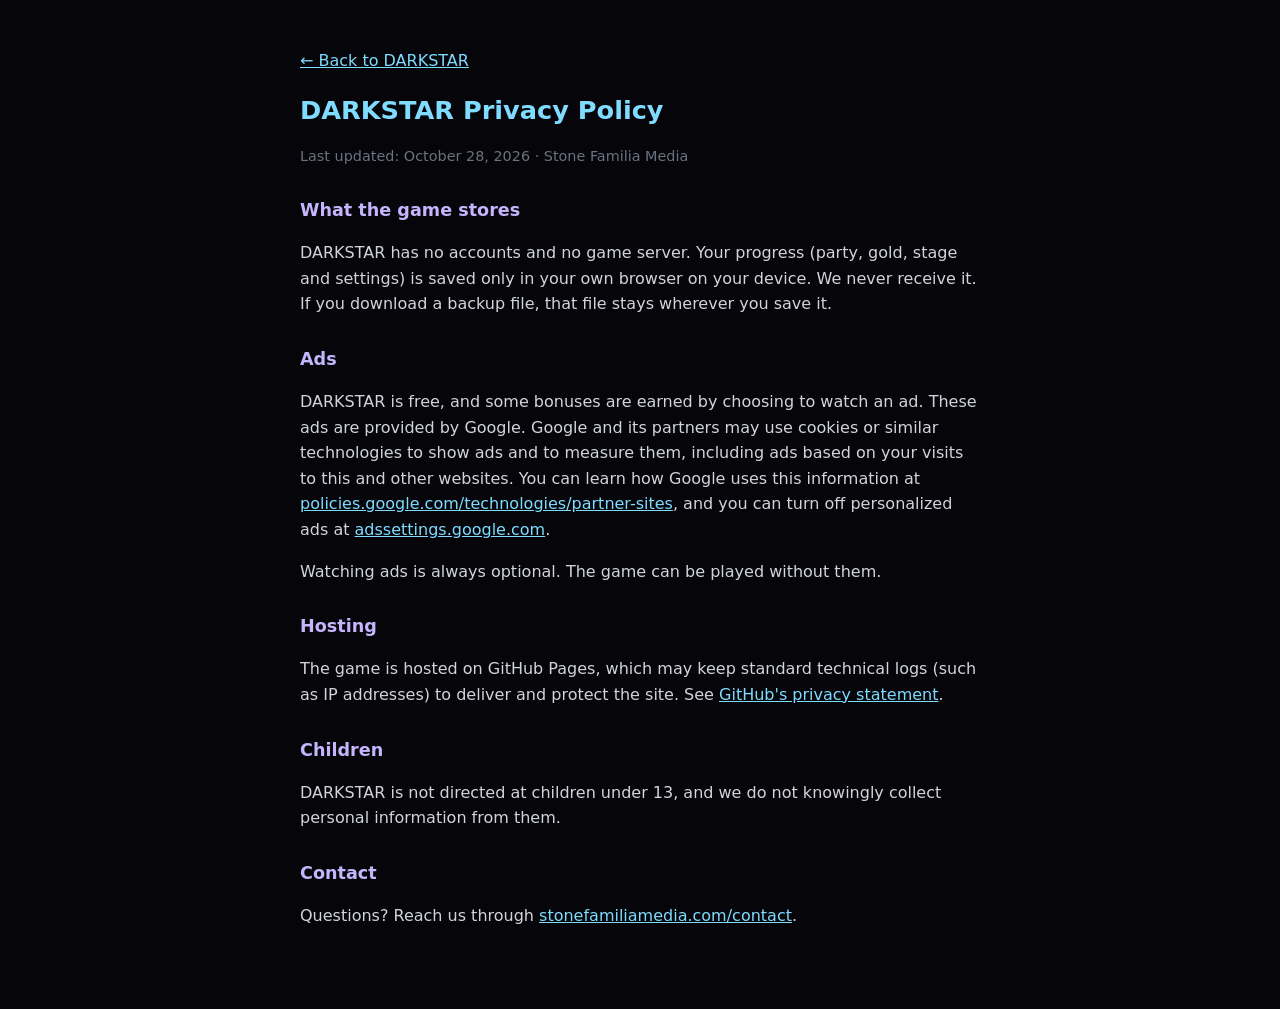
<file: privacy.html>
<!DOCTYPE html>
<html lang="en">
<head>
<meta charset="UTF-8">
<meta name="viewport" content="width=device-width, initial-scale=1.0">
<title>DARKSTAR Privacy Policy</title>
<meta name="description" content="How DARKSTAR Idle RPG handles your data: saves stay on your device, optional Google ads, no accounts.">
<link rel="canonical" href="https://jazstone69.github.io/darkstar/privacy.html">
<link rel="icon" href="logo.svg" type="image/svg+xml">
<style>
  :root { color-scheme: dark; }
  body { margin: 0; background: #05050a; color: #d1d5db; font: 16px/1.6 system-ui, -apple-system, sans-serif; }
  main { max-width: 680px; margin: 0 auto; padding: 32px 16px 64px; }
  h1 { color: #7fdcff; font-size: 1.6rem; margin: 0 0 4px; }
  h2 { color: #c4b5fd; font-size: 1.1rem; margin-top: 28px; }
  a { color: #7fdcff; }
  .muted { color: #6b7280; font-size: 0.9rem; }
</style>
</head>
<body>
<main>
  <p><a href="./">← Back to DARKSTAR</a></p>
  <h1>DARKSTAR Privacy Policy</h1>
  <p class="muted">Last updated: October 28, 2026 · Stone Familia Media</p>

  <h2>What the game stores</h2>
  <p>DARKSTAR has no accounts and no game server. Your progress (party, gold, stage and settings) is saved only in your own browser on your device. We never receive it. If you download a backup file, that file stays wherever you save it.</p>

  <h2>Ads</h2>
  <p>DARKSTAR is free, and some bonuses are earned by choosing to watch an ad. These ads are provided by Google. Google and its partners may use cookies or similar technologies to show ads and to measure them, including ads based on your visits to this and other websites. You can learn how Google uses this information at <a href="https://policies.google.com/technologies/partner-sites" target="_blank" rel="noopener">policies.google.com/technologies/partner-sites</a>, and you can turn off personalized ads at <a href="https://adssettings.google.com" target="_blank" rel="noopener">adssettings.google.com</a>.</p>
  <p>Watching ads is always optional. The game can be played without them.</p>

  <h2>Hosting</h2>
  <p>The game is hosted on GitHub Pages, which may keep standard technical logs (such as IP addresses) to deliver and protect the site. See <a href="https://docs.github.com/en/site-policy/privacy-policies/github-general-privacy-statement" target="_blank" rel="noopener">GitHub's privacy statement</a>.</p>

  <h2>Children</h2>
  <p>DARKSTAR is not directed at children under 13, and we do not knowingly collect personal information from them.</p>

  <h2>Contact</h2>
  <p>Questions? Reach us through <a href="https://www.stonefamiliamedia.com/contact" target="_blank" rel="noopener">stonefamiliamedia.com/contact</a>.</p>
</main>
</body>
</html>
</file>
